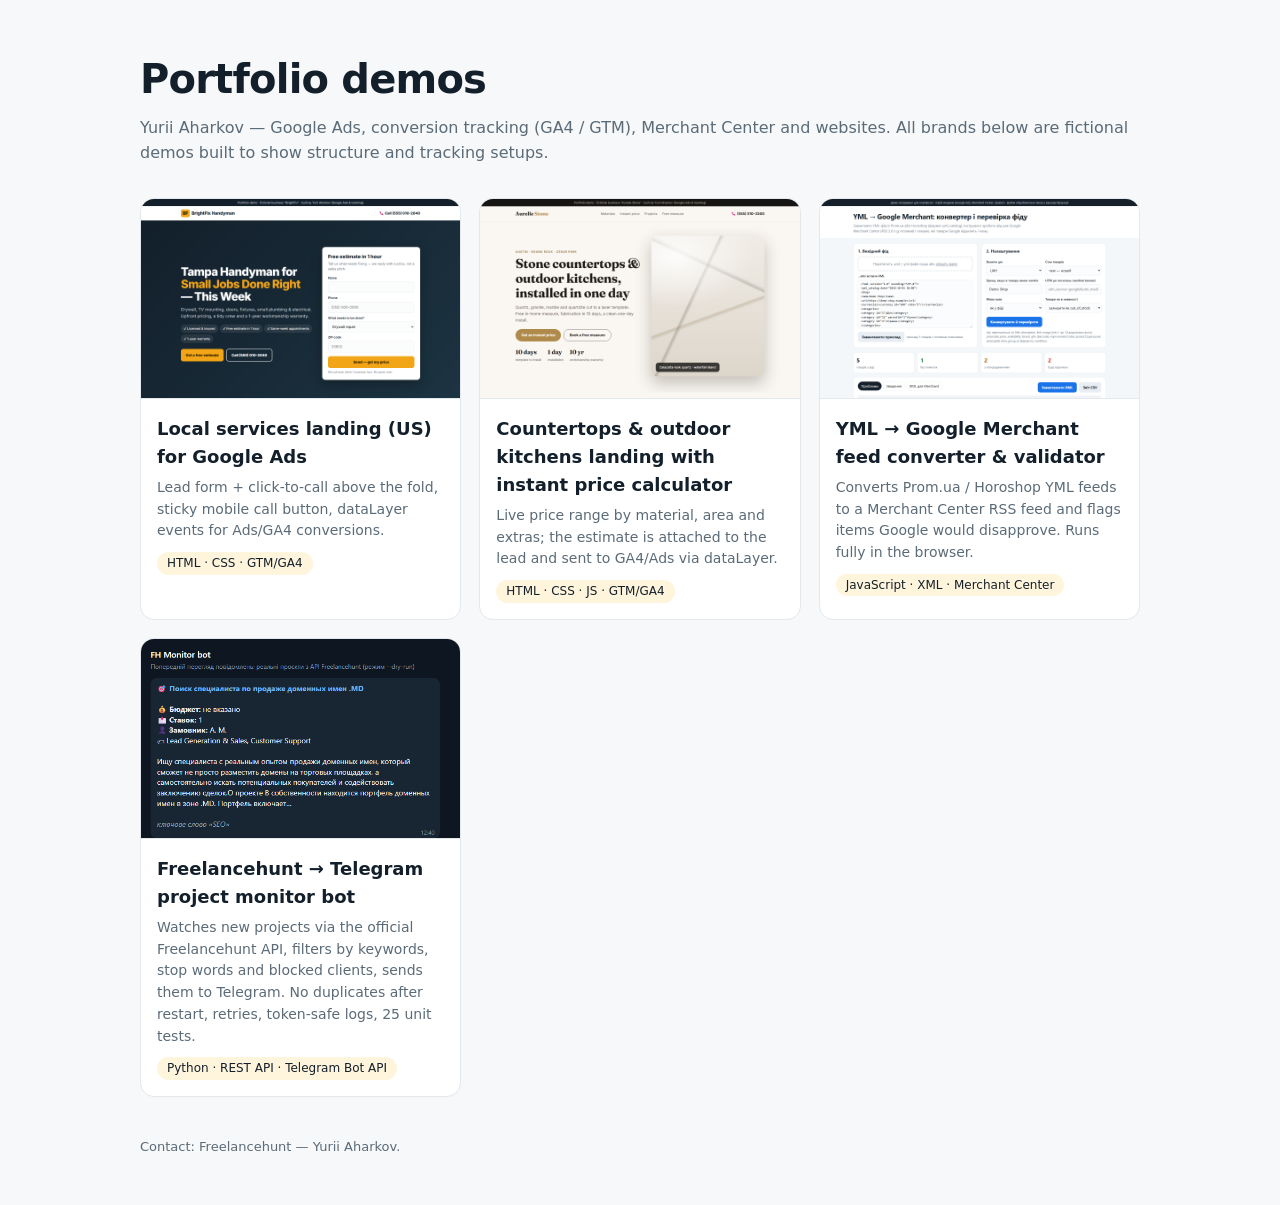
<file: index.html>
<!doctype html>
<html lang="en">
<head>
<meta charset="utf-8">
<meta name="viewport" content="width=device-width, initial-scale=1">
<title>Yurii Aharkov — Portfolio Demos</title>
<meta name="description" content="Demo landing pages and tools by Yurii Aharkov: Google Ads, conversion tracking (GA4/GTM), Merchant Center, websites.">
<style>
  :root { --ink:#13202b; --muted:#5b6b78; --line:#e3e8ec; --bg:#f6f8f9; --brand:#f2a516; }
  body { margin:0; font-family: system-ui, -apple-system, Segoe UI, Roboto, sans-serif; color:var(--ink); background:var(--bg); line-height:1.55; }
  .wrap { max-width: 1000px; margin: 0 auto; padding: 48px 20px; }
  h1 { margin:0 0 6px; font-size: clamp(28px,4vw,40px); letter-spacing:-.02em; }
  p.sub { color:var(--muted); margin:0 0 32px; }
  .grid { display:grid; grid-template-columns: repeat(auto-fill, minmax(280px,1fr)); gap:18px; }
  a.card { display:block; background:#fff; border:1px solid var(--line); border-radius:14px; overflow:hidden; text-decoration:none; color:inherit; }
  a.card:hover { border-color: var(--brand); }
  a.card img { width:100%; display:block; aspect-ratio: 16/10; object-fit: cover; object-position: top; border-bottom:1px solid var(--line); }
  a.card div { padding: 16px; }
  a.card h2 { margin:0 0 6px; font-size:18px; }
  a.card p { margin:0; color:var(--muted); font-size:14px; }
  .tag { display:inline-block; font-size:12px; background:#fff4dc; border-radius:999px; padding:2px 10px; margin-top:10px; }
  footer { color:var(--muted); font-size:13px; margin-top:40px; }
</style>
</head>
<body>
<div class="wrap">
  <h1>Portfolio demos</h1>
  <p class="sub">Yurii Aharkov — Google Ads, conversion tracking (GA4 / GTM), Merchant Center and websites. All brands below are fictional demos built to show structure and tracking setups.</p>
  <div class="grid">
    <a class="card" href="handyman/">
      <img src="handyman/shot-desktop-hero.png" alt="Handyman landing page demo">
      <div><h2>Local services landing (US) for Google Ads</h2><p>Lead form + click-to-call above the fold, sticky mobile call button, dataLayer events for Ads/GA4 conversions.</p><span class="tag">HTML · CSS · GTM/GA4</span></div>
    </a>
    <a class="card" href="countertops/">
      <img src="countertops/shot-desktop-hero.png" alt="Countertops landing page demo">
      <div><h2>Countertops &amp; outdoor kitchens landing with instant price calculator</h2><p>Live price range by material, area and extras; the estimate is attached to the lead and sent to GA4/Ads via dataLayer.</p><span class="tag">HTML · CSS · JS · GTM/GA4</span></div>
    </a>
    <a class="card" href="feed-converter/?demo=1">
      <img src="feed-converter/shot-results.png" alt="YML to Google Merchant feed converter">
      <div><h2>YML → Google Merchant feed converter &amp; validator</h2><p>Converts Prom.ua / Horoshop YML feeds to a Merchant Center RSS feed and flags items Google would disapprove. Runs fully in the browser.</p><span class="tag">JavaScript · XML · Merchant Center</span></div>
    </a>
    <a class="card" href="https://github.com/h3yskill-boop/portfolio/tree/main/freelancehunt-bot">
      <img src="freelancehunt-bot/docs/telegram-preview.png" alt="Freelancehunt to Telegram bot message preview">
      <div><h2>Freelancehunt → Telegram project monitor bot</h2><p>Watches new projects via the official Freelancehunt API, filters by keywords, stop words and blocked clients, sends them to Telegram. No duplicates after restart, retries, token-safe logs, 25 unit tests.</p><span class="tag">Python · REST API · Telegram Bot API</span></div>
    </a>
  </div>
  <footer>Contact: Freelancehunt — Yurii Aharkov.</footer>
</div>
</body>
</html>
</file>
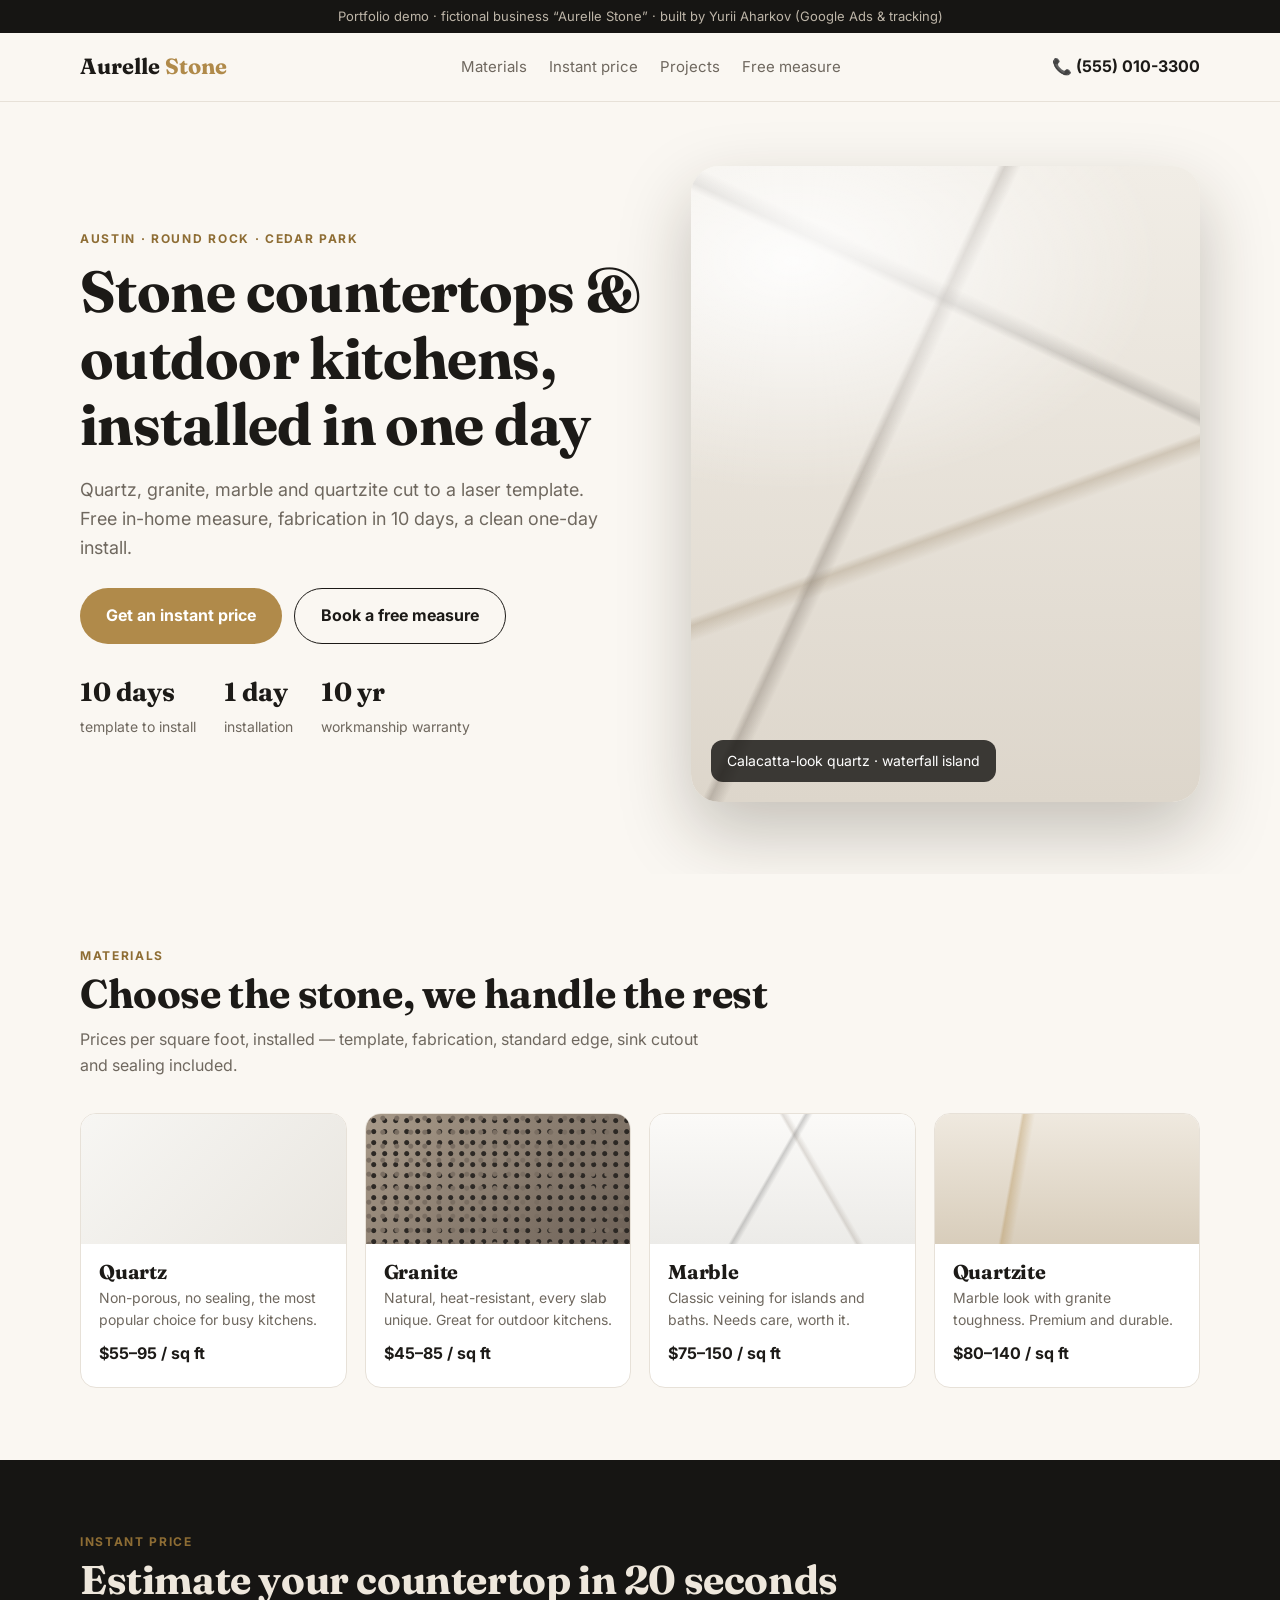
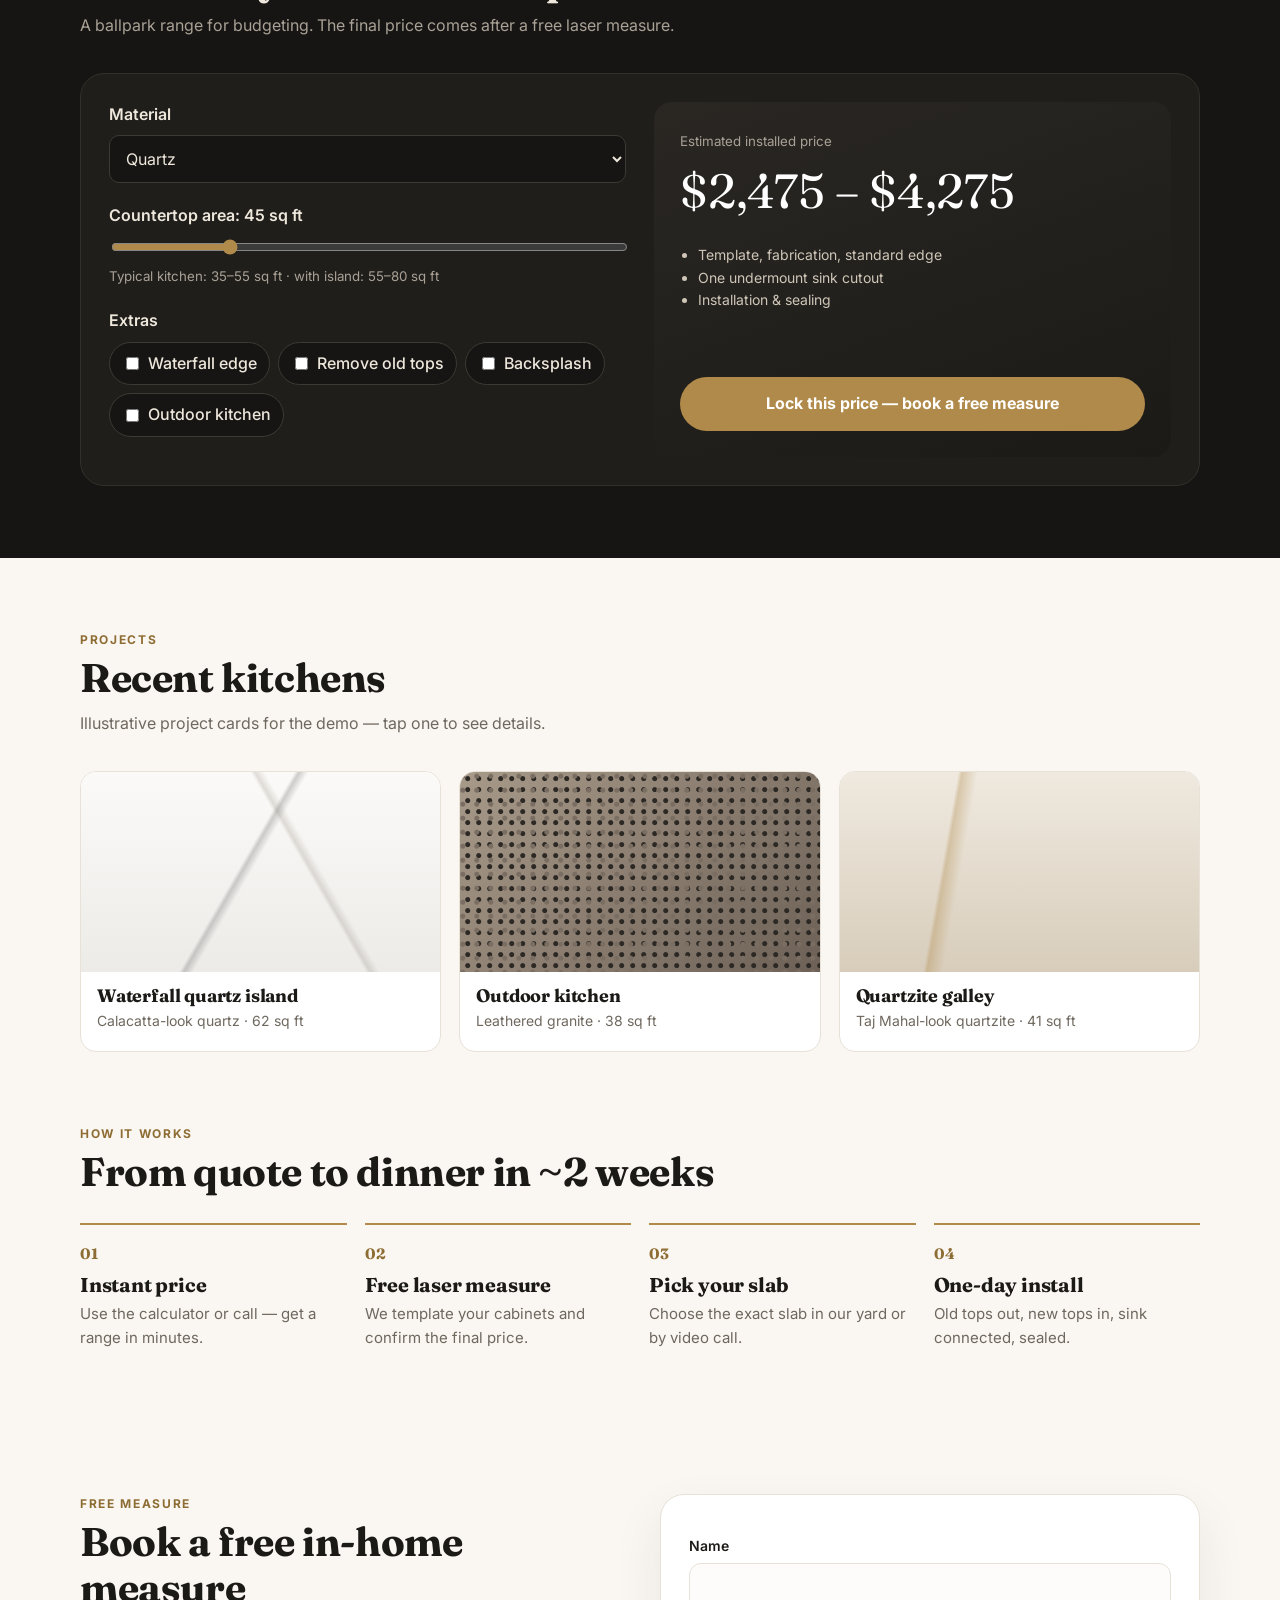
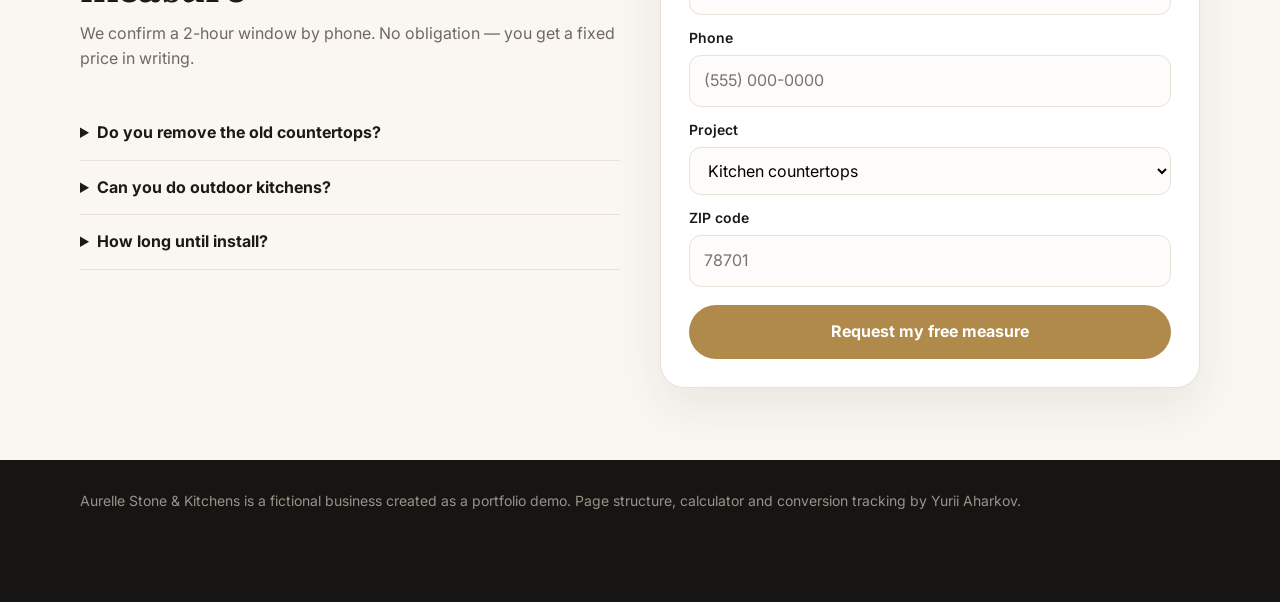
<file: countertops/index.html>
<!doctype html>
<html lang="en">
<head>
<meta charset="utf-8">
<meta name="viewport" content="width=device-width, initial-scale=1">
<title>Quartz, Granite &amp; Marble Countertops in Austin, TX | Aurelle Stone (Demo)</title>
<meta name="description" content="Custom countertops and outdoor kitchens in Austin, TX. Free in-home measure, fabrication in 10 days, installation in one day. Get an instant price estimate.">
<link rel="preconnect" href="https://fonts.googleapis.com">
<link rel="preconnect" href="https://fonts.gstatic.com" crossorigin>
<link href="https://fonts.googleapis.com/css2?family=Fraunces:opsz,wght@9..144,600;9..144,700&family=Inter:wght@400;600;700&display=swap" rel="stylesheet">
<!--
  DEMO PROJECT (portfolio). "Aurelle Stone" is a fictional brand; 555-010 numbers are fictional.
  dataLayer events for GTM -> Google Ads / GA4:
    quote_calculated   (calculator used: material, sqft, price range)
    lead_form_submit   (measure request sent)          -> Ads "Lead" conversion
    click_to_call      (tel: link)                     -> Ads "Phone call from website"
    gallery_open       (project card opened)           -> engagement signal
-->
<script>window.dataLayer = window.dataLayer || [];</script>
<script type="application/ld+json">
{"@context":"https://schema.org","@type":"HomeAndConstructionBusiness","name":"Aurelle Stone & Kitchens (Demo)","telephone":"+1-555-010-3300","areaServed":["Austin","Round Rock","Cedar Park","Georgetown","Pflugerville"],"address":{"@type":"PostalAddress","addressLocality":"Austin","addressRegion":"TX","addressCountry":"US"}}
</script>
<style>
  :root { --ink:#1c1a17; --muted:#6f685f; --line:#e7e1d8; --bg:#faf7f2; --card:#fff; --gold:#b08a4a; --gold-d:#8e6d34; --dark:#161513; --radius:16px; }
  * { box-sizing:border-box; }
  html { scroll-behavior:smooth; }
  a { color:inherit; }
  body { margin:0; font-family:Inter, system-ui, sans-serif; color:var(--ink); background:var(--bg); line-height:1.6; }
  h1, h2, h3 { font-family:Fraunces, Georgia, serif; letter-spacing:-.01em; line-height:1.15; }
  .wrap { max-width:1160px; margin:0 auto; padding:0 20px; }
  .demo-bar { background:var(--dark); color:#bdb5a8; font-size:13px; text-align:center; padding:6px 12px; }
  header.top { position:sticky; top:0; z-index:10; background:rgba(250,247,242,.94); backdrop-filter:blur(8px); border-bottom:1px solid var(--line); }
  header.top .wrap { display:flex; align-items:center; justify-content:space-between; height:68px; gap:16px; }
  .logo { font-family:Fraunces, serif; font-size:22px; font-weight:700; text-decoration:none; }
  .logo span { color:var(--gold); }
  nav a { margin-left:22px; text-decoration:none; color:var(--muted); font-size:15px; }
  nav a:hover { color:var(--ink); }
  .call { font-weight:700; text-decoration:none; white-space:nowrap; }
  .btn { display:inline-flex; align-items:center; justify-content:center; border:0; border-radius:999px; padding:14px 26px; font:inherit; font-weight:700; cursor:pointer; text-decoration:none; }
  .btn-gold { background:var(--gold); color:#fff; } .btn-gold:hover { background:var(--gold-d); }
  .btn-line { border:1.5px solid var(--ink); color:var(--ink); background:transparent; }
  .hero { position:relative; overflow:hidden; }
  .hero .wrap { display:grid; grid-template-columns:1.05fr .95fr; gap:48px; align-items:center; padding:64px 20px 72px; }
  .eyebrow { text-transform:uppercase; letter-spacing:.14em; font-size:12px; color:var(--gold-d); font-weight:700; }
  .hero h1 { font-size:clamp(34px,4.6vw,58px); margin:10px 0 18px; }
  .hero p.lead { font-size:18px; color:var(--muted); margin:0 0 26px; max-width:540px; }
  .hero .ctas { display:flex; gap:12px; flex-wrap:wrap; margin-bottom:28px; }
  .facts { display:flex; gap:28px; flex-wrap:wrap; margin:0; padding:0; list-style:none; }
  .facts b { display:block; font-family:Fraunces, serif; font-size:26px; }
  .facts span { color:var(--muted); font-size:14px; }
  .slab { aspect-ratio:4/5; border-radius:28px; position:relative; overflow:hidden; box-shadow:0 30px 70px rgba(40,30,15,.25);
    background:
      radial-gradient(120% 60% at 20% 15%, rgba(255,255,255,.9), transparent 60%),
      linear-gradient(115deg, transparent 38%, rgba(120,110,100,.35) 39%, transparent 41%),
      linear-gradient(160deg, transparent 55%, rgba(150,130,100,.3) 56%, transparent 58%),
      linear-gradient(25deg, transparent 70%, rgba(90,85,80,.25) 71%, transparent 73%),
      linear-gradient(180deg, #f1ede6, #ddd6cb); }
  .slab .tag { position:absolute; left:20px; bottom:20px; background:rgba(22,21,19,.82); color:#fff; padding:10px 16px; border-radius:12px; font-size:14px; }
  section { padding:72px 0; }
  .t { font-size:clamp(28px,3.2vw,40px); margin:6px 0 10px; }
  .sub { color:var(--muted); max-width:620px; margin:0 0 34px; }
  .materials { display:grid; grid-template-columns:repeat(4,1fr); gap:18px; }
  .mat { background:var(--card); border:1px solid var(--line); border-radius:var(--radius); overflow:hidden; }
  .swatch { height:130px; }
  .sw-quartz { background:linear-gradient(135deg,#f7f6f3,#e9e6e0); }
  .sw-granite { background:radial-gradient(circle at 20% 30%,#7a6e62 2px,transparent 3px) 0 0/14px 14px, radial-gradient(circle at 70% 60%,#2c2824 2px,transparent 3px) 0 0/11px 11px, linear-gradient(135deg,#a89a89,#6d6157); }
  .sw-marble { background:linear-gradient(120deg,transparent 45%,rgba(120,120,120,.35) 46%,transparent 48%), linear-gradient(60deg,transparent 60%,rgba(160,150,140,.3) 61%,transparent 63%), linear-gradient(180deg,#fbfaf8,#ecebe8); }
  .sw-quartzite { background:linear-gradient(100deg,transparent 30%,rgba(176,138,74,.35) 31%,transparent 35%), linear-gradient(180deg,#efe9df,#d8cdbb); }
  .mat div.b { padding:16px 18px 20px; }
  .mat h3 { margin:0 0 4px; font-size:20px; }
  .mat p { margin:0; color:var(--muted); font-size:14px; }
  .mat .price { margin-top:10px; font-weight:700; }
  .calc-sec { background:var(--dark); color:#eee7dc; }
  .calc-sec .sub { color:#a9a196; }
  .calc { display:grid; grid-template-columns:1fr 1fr; gap:28px; background:#201e1b; border:1px solid #33302b; border-radius:24px; padding:28px; }
  .calc label { display:block; font-weight:600; margin:0 0 8px; }
  .calc .row { margin-bottom:20px; }
  .calc input[type=range] { width:100%; accent-color:var(--gold); }
  .calc select, .calc input[type=number] { width:100%; padding:12px; border-radius:10px; border:1px solid #3d3a34; background:#161513; color:#eee7dc; font:inherit; }
  .chips { display:flex; gap:8px; flex-wrap:wrap; }
  .chips label { font-weight:500; margin:0; display:flex; align-items:center; gap:6px; background:#161513; border:1px solid #3d3a34; padding:8px 12px; border-radius:999px; cursor:pointer; }
  .result { background:linear-gradient(160deg,#2a2723,#1b1a17); border-radius:18px; padding:26px; display:flex; flex-direction:column; justify-content:space-between; }
  .result .rng { font-family:Fraunces, serif; font-size:clamp(34px,4vw,48px); color:#fff; }
  .result small { color:#a9a196; }
  .result ul { padding-left:18px; color:#cfc6b8; font-size:14px; }
  .projects { display:grid; grid-template-columns:repeat(3,1fr); gap:18px; }
  .proj { border-radius:var(--radius); overflow:hidden; background:var(--card); border:1px solid var(--line); cursor:pointer; text-align:left; padding:0; font:inherit; color:inherit; }
  .proj .img { height:200px; }
  .proj div.b { padding:14px 16px 18px; }
  .proj h3 { margin:0 0 4px; font-size:18px; }
  .proj p { margin:0; color:var(--muted); font-size:14px; }
  .steps { display:grid; grid-template-columns:repeat(4,1fr); gap:18px; }
  .step { border-top:2px solid var(--gold); padding-top:16px; }
  .step b { font-family:Fraunces, serif; color:var(--gold-d); font-size:15px; }
  .step h3 { margin:6px 0; font-size:20px; }
  .step p { margin:0; color:var(--muted); font-size:15px; }
  .lead-sec .wrap { display:grid; grid-template-columns:1fr 1fr; gap:40px; align-items:start; }
  form.card { background:var(--card); border:1px solid var(--line); border-radius:24px; padding:28px; box-shadow:0 20px 50px rgba(40,30,15,.08); }
  form.card label { display:block; font-weight:600; font-size:14px; margin:12px 0 6px; }
  form.card input, form.card select, form.card textarea { width:100%; padding:12px 14px; border:1px solid var(--line); border-radius:12px; font:inherit; background:#fdfcfa; }
  form.card .btn { width:100%; margin-top:18px; }
  .ok { display:none; margin-top:14px; background:#f3ecdf; border-radius:12px; padding:14px; color:var(--gold-d); font-weight:600; }
  details { border-bottom:1px solid var(--line); padding:14px 0; }
  summary { font-weight:700; cursor:pointer; }
  details p { color:var(--muted); margin:8px 0 0; }
  footer { background:var(--dark); color:#9a9286; font-size:14px; padding:30px 0 90px; }
  dialog { border:0; border-radius:20px; padding:0; max-width:560px; width:92vw; }
  dialog .img { height:280px; }
  dialog .b { padding:20px 22px; }
  dialog::backdrop { background:rgba(0,0,0,.55); }
  .sticky { position:fixed; left:12px; right:12px; bottom:12px; display:none; gap:10px; z-index:20; }
  .sticky .btn { flex:1; box-shadow:0 10px 30px rgba(0,0,0,.25); }
  @media (max-width:960px) {
    nav { display:none; }
    .hero .wrap, .calc, .lead-sec .wrap { grid-template-columns:1fr; }
    .materials, .steps { grid-template-columns:1fr 1fr; }
    .projects { grid-template-columns:1fr 1fr; }
    .slab { aspect-ratio:16/10; }
    .sticky { display:flex; }
  }
  @media (max-width:560px) {
    .materials, .steps, .projects { grid-template-columns:1fr; }
    .call span { display:none; }
    section { padding:52px 0; }
    .calc { padding:18px; }
  }
</style>
</head>
<body>
<div class="demo-bar">Portfolio demo · fictional business “Aurelle Stone” · built by Yurii Aharkov (Google Ads &amp; tracking)</div>
<header class="top">
  <div class="wrap">
    <a class="logo" href="#">Aurelle <span>Stone</span></a>
    <nav><a href="#materials">Materials</a><a href="#price">Instant price</a><a href="#projects">Projects</a><a href="#measure">Free measure</a></nav>
    <a class="call" href="tel:+15550103300" data-track="click_to_call">📞 <span>(555) 010-3300</span></a>
  </div>
</header>

<main>
  <section class="hero" style="padding:0">
    <div class="wrap">
      <div>
        <div class="eyebrow">Austin · Round Rock · Cedar Park</div>
        <h1>Stone countertops &amp; outdoor kitchens, installed in one day</h1>
        <p class="lead">Quartz, granite, marble and quartzite cut to a laser template. Free in-home measure, fabrication in 10 days, a clean one-day install.</p>
        <div class="ctas">
          <a class="btn btn-gold" href="#price" data-track="cta_click" data-cta="hero_price">Get an instant price</a>
          <a class="btn btn-line" href="#measure" data-track="cta_click" data-cta="hero_measure">Book a free measure</a>
        </div>
        <ul class="facts">
          <li><b>10 days</b><span>template to install</span></li>
          <li><b>1 day</b><span>installation</span></li>
          <li><b>10 yr</b><span>workmanship warranty</span></li>
        </ul>
      </div>
      <div class="slab"><div class="tag">Calacatta-look quartz · waterfall island</div></div>
    </div>
  </section>

  <section id="materials">
    <div class="wrap">
      <div class="eyebrow">Materials</div>
      <h2 class="t">Choose the stone, we handle the rest</h2>
      <p class="sub">Prices per square foot, installed — template, fabrication, standard edge, sink cutout and sealing included.</p>
      <div class="materials">
        <div class="mat"><div class="swatch sw-quartz"></div><div class="b"><h3>Quartz</h3><p>Non-porous, no sealing, the most popular choice for busy kitchens.</p><div class="price">$55–95 / sq ft</div></div></div>
        <div class="mat"><div class="swatch sw-granite"></div><div class="b"><h3>Granite</h3><p>Natural, heat-resistant, every slab unique. Great for outdoor kitchens.</p><div class="price">$45–85 / sq ft</div></div></div>
        <div class="mat"><div class="swatch sw-marble"></div><div class="b"><h3>Marble</h3><p>Classic veining for islands and baths. Needs care, worth it.</p><div class="price">$75–150 / sq ft</div></div></div>
        <div class="mat"><div class="swatch sw-quartzite"></div><div class="b"><h3>Quartzite</h3><p>Marble look with granite toughness. Premium and durable.</p><div class="price">$80–140 / sq ft</div></div></div>
      </div>
    </div>
  </section>

  <section id="price" class="calc-sec">
    <div class="wrap">
      <div class="eyebrow">Instant price</div>
      <h2 class="t">Estimate your countertop in 20 seconds</h2>
      <p class="sub">A ballpark range for budgeting. The final price comes after a free laser measure.</p>
      <div class="calc">
        <div>
          <div class="row"><label for="material">Material</label>
            <select id="material">
              <option value="quartz" data-min="55" data-max="95">Quartz</option>
              <option value="granite" data-min="45" data-max="85">Granite</option>
              <option value="marble" data-min="75" data-max="150">Marble</option>
              <option value="quartzite" data-min="80" data-max="140">Quartzite</option>
            </select></div>
          <div class="row"><label for="sqft">Countertop area: <span id="sqftOut">45</span> sq ft</label>
            <input id="sqft" type="range" min="15" max="150" step="5" value="45">
            <small style="color:#a9a196">Typical kitchen: 35–55 sq ft · with island: 55–80 sq ft</small></div>
          <div class="row"><label>Extras</label>
            <div class="chips">
              <label><input type="checkbox" value="350" data-name="Waterfall edge"> Waterfall edge</label>
              <label><input type="checkbox" value="250" data-name="Removal of old tops"> Remove old tops</label>
              <label><input type="checkbox" value="180" data-name="Full-height backsplash" data-sqft="1"> Backsplash</label>
              <label><input type="checkbox" value="600" data-name="Outdoor kitchen package"> Outdoor kitchen</label>
            </div></div>
        </div>
        <div class="result">
          <div><small>Estimated installed price</small>
            <div class="rng" id="range">$2,475 – $4,275</div>
            <ul id="incl"><li>Template, fabrication, standard edge</li><li>One undermount sink cutout</li><li>Installation &amp; sealing</li></ul></div>
          <a class="btn btn-gold" href="#measure" id="calcCta" data-track="cta_click" data-cta="calc_measure">Lock this price — book a free measure</a>
        </div>
      </div>
    </div>
  </section>

  <section id="projects">
    <div class="wrap">
      <div class="eyebrow">Projects</div>
      <h2 class="t">Recent kitchens</h2>
      <p class="sub">Illustrative project cards for the demo — tap one to see details.</p>
      <div class="projects">
        <button class="proj" data-title="Waterfall quartz island" data-text="62 sq ft of Calacatta-look quartz, 2 waterfall ends, mitered edges. Templated Monday, installed 9 days later." data-cls="sw-marble"><div class="img sw-marble"></div><div class="b"><h3>Waterfall quartz island</h3><p>Calacatta-look quartz · 62 sq ft</p></div></button>
        <button class="proj" data-title="Outdoor kitchen, granite" data-text="Granite top for a 14 ft outdoor kitchen with grill and sink cutouts, sealed for Texas sun." data-cls="sw-granite"><div class="img sw-granite"></div><div class="b"><h3>Outdoor kitchen</h3><p>Leathered granite · 38 sq ft</p></div></button>
        <button class="proj" data-title="Warm quartzite galley" data-text="Galley kitchen in warm quartzite with a full-height backsplash behind the range." data-cls="sw-quartzite"><div class="img sw-quartzite"></div><div class="b"><h3>Quartzite galley</h3><p>Taj Mahal-look quartzite · 41 sq ft</p></div></button>
      </div>
    </div>
  </section>

  <section style="padding-top:0">
    <div class="wrap">
      <div class="eyebrow">How it works</div>
      <h2 class="t">From quote to dinner in ~2 weeks</h2>
      <div class="steps" style="margin-top:28px">
        <div class="step"><b>01</b><h3>Instant price</h3><p>Use the calculator or call — get a range in minutes.</p></div>
        <div class="step"><b>02</b><h3>Free laser measure</h3><p>We template your cabinets and confirm the final price.</p></div>
        <div class="step"><b>03</b><h3>Pick your slab</h3><p>Choose the exact slab in our yard or by video call.</p></div>
        <div class="step"><b>04</b><h3>One-day install</h3><p>Old tops out, new tops in, sink connected, sealed.</p></div>
      </div>
    </div>
  </section>

  <section id="measure" class="lead-sec">
    <div class="wrap">
      <div>
        <div class="eyebrow">Free measure</div>
        <h2 class="t">Book a free in-home measure</h2>
        <p class="sub">We confirm a 2-hour window by phone. No obligation — you get a fixed price in writing.</p>
        <details><summary>Do you remove the old countertops?</summary><p>Yes — removal and disposal is an add-on, priced in the calculator.</p></details>
        <details><summary>Can you do outdoor kitchens?</summary><p>Yes, granite and quartzite tops for outdoor kitchens, sealed for UV and heat.</p></details>
        <details><summary>How long until install?</summary><p>Usually 10 days from template to install; rush slots are available.</p></details>
      </div>
      <form class="card" id="leadForm" novalidate>
        <label for="fname">Name</label><input id="fname" name="fname" autocomplete="name" required>
        <label for="fphone">Phone</label><input id="fphone" name="fphone" type="tel" autocomplete="tel" required placeholder="(555) 000-0000">
        <label for="fproject">Project</label>
        <select id="fproject" name="fproject"><option>Kitchen countertops</option><option>Kitchen + island</option><option>Outdoor kitchen</option><option>Bathroom vanity</option></select>
        <label for="fzip">ZIP code</label><input id="fzip" name="fzip" inputmode="numeric" maxlength="5" placeholder="78701">
        <input type="hidden" id="fest" name="estimate">
        <button class="btn btn-gold" type="submit">Request my free measure</button>
        <div class="ok" id="ok">Thank you! In the demo nothing is sent — on a live site this fires the <b>lead_form_submit</b> conversion (with the calculator estimate attached).</div>
      </form>
    </div>
  </section>
</main>

<footer><div class="wrap">Aurelle Stone &amp; Kitchens is a fictional business created as a portfolio demo. Page structure, calculator and conversion tracking by Yurii Aharkov.</div></footer>

<div class="sticky"><a class="btn btn-gold" href="#price" data-track="cta_click" data-cta="sticky_price">Instant price</a><a class="btn btn-line" style="background:#fff" href="tel:+15550103300" data-track="click_to_call">Call</a></div>

<dialog id="dlg"><div class="img" id="dlgImg"></div><div class="b"><h3 id="dlgTitle"></h3><p id="dlgText" style="color:#6f685f"></p><button class="btn btn-line" onclick="this.closest('dialog').close()">Close</button></div></dialog>

<script>
(function () {
  var $ = function (id) { return document.getElementById(id); };
  var fmt = function (n) { return '$' + (Math.round(n / 25) * 25).toLocaleString('en-US'); };
  var material = $('material'), sqft = $('sqft'), extras = document.querySelectorAll('.chips input');
  var lastEstimate = '', calcTimer = null;

  function calc() {
    var opt = material.options[material.selectedIndex], area = +sqft.value;
    var min = area * +opt.dataset.min, max = area * +opt.dataset.max, items = [];
    extras.forEach(function (x) {
      if (!x.checked) return;
      var add = +x.value * (x.dataset.sqft ? area / 30 : 1);
      min += add; max += add; items.push(x.dataset.name);
    });
    $('sqftOut').textContent = area;
    $('range').textContent = fmt(min) + ' – ' + fmt(max);
    $('incl').innerHTML = '<li>Template, fabrication, standard edge</li><li>One undermount sink cutout</li><li>Installation &amp; sealing</li>' +
      items.map(function (i) { return '<li>' + i + '</li>'; }).join('');
    lastEstimate = opt.value + ', ' + area + ' sq ft, ' + fmt(min) + '-' + fmt(max);
    $('fest').value = lastEstimate;
    // debounce analytics: one event after the user stops moving the slider
    clearTimeout(calcTimer);
    calcTimer = setTimeout(function () {
      window.dataLayer.push({ event: 'quote_calculated', material: opt.value, sqft: area, price_min: Math.round(min), price_max: Math.round(max) });
    }, 800);
  }
  [material, sqft].forEach(function (el) { el.addEventListener('input', calc); });
  extras.forEach(function (el) { el.addEventListener('change', calc); });
  calc();

  document.querySelectorAll('[data-track]').forEach(function (el) {
    el.addEventListener('click', function () { window.dataLayer.push({ event: el.dataset.track, cta: el.dataset.cta || null }); });
  });

  document.querySelectorAll('.proj').forEach(function (card) {
    card.addEventListener('click', function () {
      $('dlgTitle').textContent = card.dataset.title;
      $('dlgText').textContent = card.dataset.text;
      $('dlgImg').className = 'img ' + card.dataset.cls;
      $('dlg').showModal();
      window.dataLayer.push({ event: 'gallery_open', project: card.dataset.title });
    });
  });

  $('leadForm').addEventListener('submit', function (e) {
    e.preventDefault();
    var f = e.target, phone = f.fphone.value.replace(/\D/g, '');
    if (!f.fname.value.trim()) return f.fname.focus();
    if (phone.length < 10) return f.fphone.focus();
    window.dataLayer.push({ event: 'lead_form_submit', form_id: 'measure', project: f.fproject.value, estimate: lastEstimate });
    $('ok').style.display = 'block';
    f.querySelector('button').disabled = true;
  });
})();
</script>
</body>
</html>
</file>
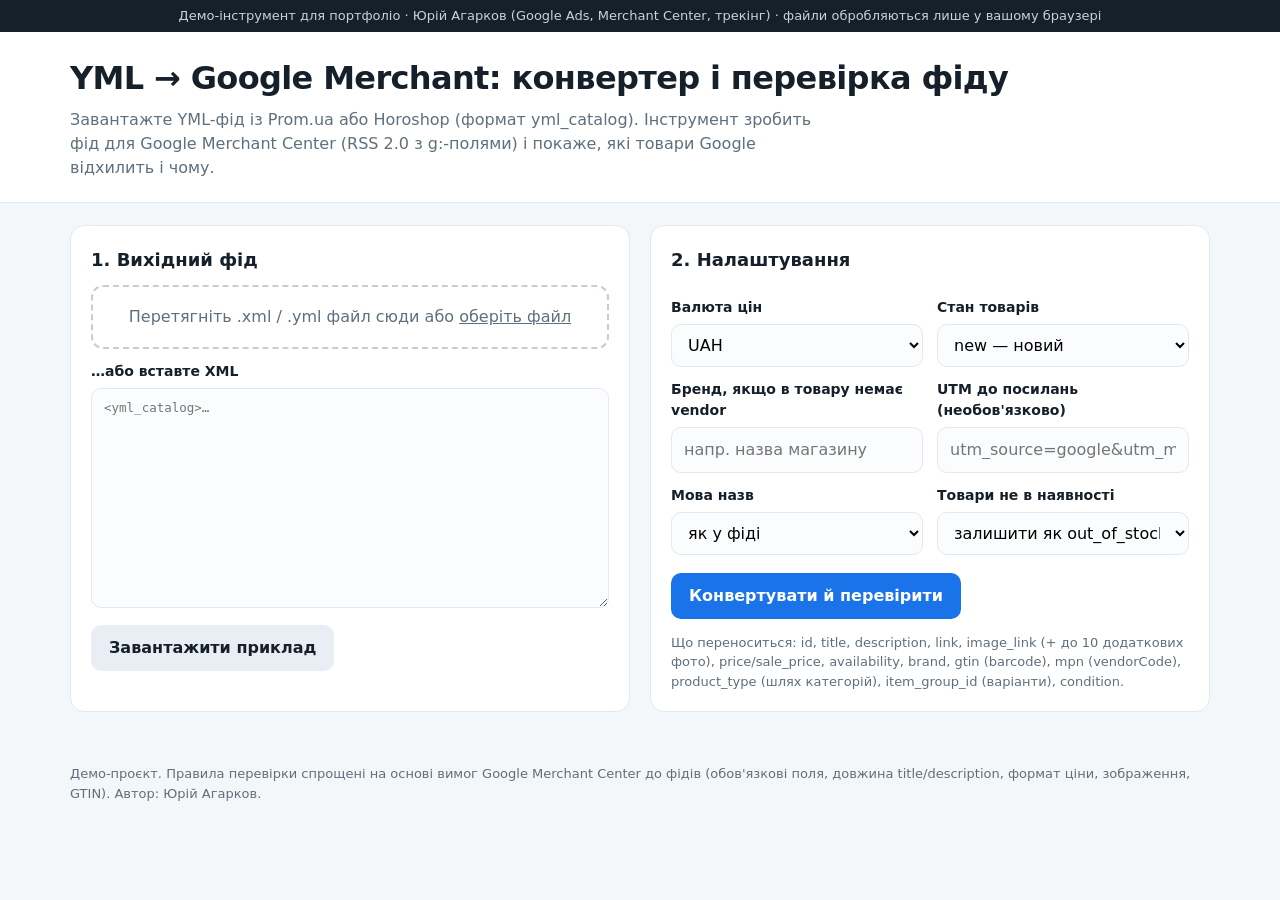
<file: feed-converter/index.html>
<!doctype html>
<html lang="uk">
<head>
<meta charset="utf-8">
<meta name="viewport" content="width=device-width, initial-scale=1">
<title>YML → Google Merchant: конвертер фідів Prom / Horoshop (демо)</title>
<meta name="description" content="Перетворює YML-фід Prom.ua / Horoshop у фід Google Merchant Center (RSS 2.0) і показує помилки, через які товари відхилять. Усе працює в браузері.">
<style>
  :root { --ink:#16202a; --muted:#5f6f7c; --line:#e2e8ed; --bg:#f4f7f9; --card:#fff; --blue:#1a73e8; --green:#188038; --red:#d93025; --amber:#b06000; --radius:14px; }
  * { box-sizing:border-box; }
  body { margin:0; font-family:system-ui, -apple-system, Segoe UI, Roboto, sans-serif; color:var(--ink); background:var(--bg); line-height:1.5; }
  .wrap { max-width:1180px; margin:0 auto; padding:0 20px; }
  .demo-bar { background:#16202a; color:#c7d2da; font-size:13px; text-align:center; padding:6px 12px; }
  header { background:var(--card); border-bottom:1px solid var(--line); }
  header .wrap { padding:22px 20px; }
  h1 { margin:0 0 6px; font-size:clamp(24px,3vw,32px); letter-spacing:-.02em; }
  header p { margin:0; color:var(--muted); max-width:760px; }
  .grid2 { display:grid; grid-template-columns:1fr 1fr; gap:20px; margin:22px 0; }
  .card { background:var(--card); border:1px solid var(--line); border-radius:var(--radius); padding:20px; }
  .card h2 { margin:0 0 12px; font-size:18px; }
  label.lbl { display:block; font-weight:600; font-size:14px; margin:12px 0 6px; }
  input[type=text], input[type=url], select, textarea { width:100%; font:inherit; padding:10px 12px; border:1px solid var(--line); border-radius:10px; background:#fbfcfd; }
  textarea { font-family:ui-monospace, Consolas, monospace; font-size:12.5px; height:220px; resize:vertical; }
  .drop { border:2px dashed #c3ced6; border-radius:12px; padding:18px; text-align:center; color:var(--muted); cursor:pointer; }
  .drop.over { border-color:var(--blue); background:#eef4fe; }
  .row { display:flex; gap:10px; flex-wrap:wrap; align-items:center; }
  .btn { border:0; border-radius:10px; padding:11px 18px; font:inherit; font-weight:700; cursor:pointer; }
  .btn-blue { background:var(--blue); color:#fff; } .btn-blue:disabled { opacity:.5; cursor:default; }
  .btn-light { background:#e8eef3; color:var(--ink); }
  .opts { display:grid; grid-template-columns:1fr 1fr; gap:0 14px; }
  .stats { display:grid; grid-template-columns:repeat(4,1fr); gap:12px; margin:0 0 18px; }
  .stat { background:var(--card); border:1px solid var(--line); border-radius:12px; padding:14px; }
  .stat b { display:block; font-size:26px; }
  .stat span { color:var(--muted); font-size:13px; }
  .ok b { color:var(--green); } .warn b { color:var(--amber); } .err b { color:var(--red); }
  table { width:100%; border-collapse:collapse; font-size:14px; }
  th, td { text-align:left; padding:9px 10px; border-bottom:1px solid var(--line); vertical-align:top; }
  th { background:#f0f4f7; font-size:13px; }
  .pill { display:inline-block; font-size:12px; font-weight:700; border-radius:999px; padding:2px 9px; }
  .p-err { background:#fce8e6; color:var(--red); } .p-warn { background:#fef0d9; color:var(--amber); } .p-ok { background:#e6f4ea; color:var(--green); }
  .tabs { display:flex; gap:6px; margin-bottom:12px; }
  .tabs button { border:1px solid var(--line); background:var(--card); border-radius:999px; padding:7px 14px; font:inherit; cursor:pointer; }
  .tabs button.on { background:var(--ink); color:#fff; border-color:var(--ink); }
  pre { background:#0f1720; color:#d6e2ea; border-radius:12px; padding:16px; overflow:auto; max-height:420px; font-size:12.5px; }
  .hidden { display:none; }
  .scroll { overflow:auto; max-height:460px; }
  footer { color:var(--muted); font-size:13px; padding:30px 0; }
  @media (max-width:900px) { .grid2, .opts { grid-template-columns:1fr; } .stats { grid-template-columns:1fr 1fr; } }
</style>
</head>
<body>
<div class="demo-bar">Демо-інструмент для портфоліо · Юрій Агарков (Google Ads, Merchant Center, трекінг) · файли обробляються лише у вашому браузері</div>
<header><div class="wrap">
  <h1>YML → Google Merchant: конвертер і перевірка фіду</h1>
  <p>Завантажте YML-фід із Prom.ua або Horoshop (формат yml_catalog). Інструмент зробить фід для Google Merchant Center (RSS 2.0 з g:-полями) і покаже, які товари Google відхилить і чому.</p>
</div></header>

<main class="wrap">
  <div class="grid2">
    <section class="card">
      <h2>1. Вихідний фід</h2>
      <div class="drop" id="drop">Перетягніть .xml / .yml файл сюди або <u>оберіть файл</u><input type="file" id="file" accept=".xml,.yml,text/xml" hidden></div>
      <label class="lbl" for="src">…або вставте XML</label>
      <textarea id="src" spellcheck="false" placeholder="&lt;yml_catalog&gt;…"></textarea>
      <div class="row" style="margin-top:10px">
        <button class="btn btn-light" id="sample">Завантажити приклад</button>
        <span id="srcInfo" style="color:var(--muted);font-size:13px"></span>
      </div>
    </section>
    <section class="card">
      <h2>2. Налаштування</h2>
      <div class="opts">
        <div><label class="lbl" for="currency">Валюта цін</label>
          <select id="currency"><option>UAH</option><option>EUR</option><option>USD</option><option>PLN</option></select></div>
        <div><label class="lbl" for="condition">Стан товарів</label>
          <select id="condition"><option value="new">new — новий</option><option value="used">used — вживаний</option><option value="refurbished">refurbished — відновлений</option></select></div>
        <div><label class="lbl" for="brandFallback">Бренд, якщо в товару немає vendor</label>
          <input type="text" id="brandFallback" placeholder="напр. назва магазину"></div>
        <div><label class="lbl" for="utm">UTM до посилань (необов'язково)</label>
          <input type="text" id="utm" placeholder="utm_source=google&utm_medium=shopping"></div>
        <div><label class="lbl" for="lang">Мова назв</label>
          <select id="lang"><option value="auto">як у фіді</option><option value="uk">брати name_ua, якщо є</option></select></div>
        <div><label class="lbl" for="skipNA">Товари не в наявності</label>
          <select id="skipNA"><option value="keep">залишити як out_of_stock</option><option value="skip">не включати у фід</option></select></div>
      </div>
      <div class="row" style="margin-top:18px">
        <button class="btn btn-blue" id="run">Конвертувати й перевірити</button>
      </div>
      <p style="color:var(--muted);font-size:13px;margin:14px 0 0">Що переноситься: id, title, description, link, image_link (+ до 10 додаткових фото), price/sale_price, availability, brand, gtin (barcode), mpn (vendorCode), product_type (шлях категорій), item_group_id (варіанти), condition.</p>
    </section>
  </div>

  <section id="result" class="hidden">
    <div class="stats">
      <div class="stat"><b id="sTotal">0</b><span>товарів у фіді</span></div>
      <div class="stat ok"><b id="sOk">0</b><span>без помилок</span></div>
      <div class="stat warn"><b id="sWarn">0</b><span>з попередженнями</span></div>
      <div class="stat err"><b id="sErr">0</b><span>буде відхилено</span></div>
    </div>
    <div class="card">
      <div class="row" style="justify-content:space-between;margin-bottom:10px">
        <div class="tabs"><button class="on" data-tab="issues">Проблеми</button><button data-tab="summary">Зведення</button><button data-tab="xml">XML для Merchant</button></div>
        <div class="row"><button class="btn btn-blue" id="dlXml">Завантажити XML</button><button class="btn btn-light" id="dlCsv">Звіт CSV</button></div>
      </div>
      <div id="tab-issues" class="scroll"><table><thead><tr><th>ID</th><th>Товар</th><th>Рівень</th><th>Проблема</th></tr></thead><tbody id="issues"></tbody></table></div>
      <div id="tab-summary" class="hidden"><table><thead><tr><th>Проблема</th><th>Товарів</th><th>Як виправити</th></tr></thead><tbody id="summary"></tbody></table></div>
      <div id="tab-xml" class="hidden"><pre id="xmlOut"></pre></div>
    </div>
  </section>
  <footer>Демо-проєкт. Правила перевірки спрощені на основі вимог Google Merchant Center до фідів (обов'язкові поля, довжина title/description, формат ціни, зображення, GTIN). Автор: Юрій Агарков.</footer>
</main>

<script>
(function () {
  'use strict';
  var $ = function (id) { return document.getElementById(id); };
  var lastXml = '', lastRows = [];

  var SAMPLE = '<?xml version="1.0" encoding="UTF-8"?>\n<yml_catalog date="2026-10-01 10:00">\n<shop>\n<name>Demo Shop</name>\n<url>https://demo-shop.example</url>\n<currencies><currency id="UAH" rate="1"/></currencies>\n<categories>\n<category id="1">Дім</category>\n<category id="11" parentId="1">Кухня</category>\n<category id="2">Іграшки</category>\n</categories>\n<offers>\n' +
    '<offer id="1001" available="true"><url>https://demo-shop.example/p/1001</url><price>1299</price><oldprice>1599</oldprice><currencyId>UAH</currencyId><categoryId>11</categoryId><picture>https://demo-shop.example/img/1001-1.jpg</picture><picture>https://demo-shop.example/img/1001-2.jpg</picture><vendor>KitchenPro</vendor><vendorCode>KP-12</vendorCode><barcode>4820000000017</barcode><name>Сковорода KitchenPro 28 см з антипригарним покриттям</name><description>Алюмінієва сковорода 28 см, підходить для всіх плит, крім індукційних.</description></offer>\n' +
    '<offer id="1002" available="false"><url>https://demo-shop.example/p/1002</url><price>349</price><currencyId>UAH</currencyId><categoryId>2</categoryId><picture>https://demo-shop.example/img/1002.jpg</picture><name>Конструктор 120 деталей</name><description>Конструктор для дітей від 5 років.</description></offer>\n' +
    '<offer id="1003" available="true" group_id="77"><url>https://demo-shop.example/p/1003</url><price>0</price><currencyId>UAH</currencyId><categoryId>11</categoryId><name>Набір ножів 5 шт — ЧЕРВОНИЙ!!! АКЦІЯ!!! КУПУЙ ЗАРАЗ</name><description></description><vendor>KitchenPro</vendor><barcode>123</barcode></offer>\n' +
    '<offer id="1004" available="true" group_id="77"><url>/p/1004</url><price>899</price><currencyId>UAH</currencyId><categoryId>11</categoryId><picture>http://demo-shop.example/img/1004.webp</picture><name>Набір ножів 5 шт синій</name><description>Нержавіюча сталь, підставка в комплекті.</description><vendor>KitchenPro</vendor></offer>\n' +
    '<offer id="1001" available="true"><url>https://demo-shop.example/p/1001-dup</url><price>1299</price><currencyId>UAH</currencyId><categoryId>11</categoryId><picture>https://demo-shop.example/img/1001-1.jpg</picture><name>Сковорода дубль</name><description>Дубль ID для перевірки.</description></offer>\n' +
    '</offers>\n</shop>\n</yml_catalog>';

  // ---------- input ----------
  var drop = $('drop'), fileInput = $('file');
  drop.addEventListener('click', function () { fileInput.click(); });
  drop.addEventListener('dragover', function (e) { e.preventDefault(); drop.classList.add('over'); });
  drop.addEventListener('dragleave', function () { drop.classList.remove('over'); });
  drop.addEventListener('drop', function (e) { e.preventDefault(); drop.classList.remove('over'); if (e.dataTransfer.files[0]) readFile(e.dataTransfer.files[0]); });
  fileInput.addEventListener('change', function () { if (fileInput.files[0]) readFile(fileInput.files[0]); });
  function readFile(f) {
    var r = new FileReader();
    r.onload = function () { $('src').value = r.result; $('srcInfo').textContent = f.name + ' · ' + Math.round(f.size / 1024) + ' КБ'; };
    r.readAsText(f, 'utf-8');
  }
  $('sample').addEventListener('click', function () { $('src').value = SAMPLE; $('srcInfo').textContent = 'приклад: 5 товарів з типовими помилками'; });

  // ---------- helpers ----------
  var txt = function (el, sel) { var n = el.querySelector(sel); return n ? n.textContent.trim() : ''; };
  var all = function (el, sel) { return Array.prototype.map.call(el.querySelectorAll(sel), function (n) { return n.textContent.trim(); }).filter(Boolean); };
  var esc = function (s) { return String(s).replace(/&/g, '&amp;').replace(/</g, '&lt;').replace(/>/g, '&gt;').replace(/"/g, '&quot;'); };
  var stripHtml = function (s) { var d = document.createElement('div'); d.innerHTML = s; return (d.textContent || '').replace(/\s+/g, ' ').trim(); };
  function gtinValid(code) {
    if (!/^\d{8}$|^\d{12,14}$/.test(code)) return false;
    var digits = code.split('').map(Number), check = digits.pop(), sum = 0;
    digits.reverse().forEach(function (d, i) { sum += d * (i % 2 === 0 ? 3 : 1); });
    return (10 - (sum % 10)) % 10 === check;
  }
  function absUrl(u, base) { try { return new URL(u, base).href; } catch (e) { return u; } }
  function addUtm(u, utm) { if (!utm) return u; return u + (u.indexOf('?') >= 0 ? '&' : '?') + utm.replace(/^[?&]/, ''); }

  // ---------- convert ----------
  $('run').addEventListener('click', function () {
    var src = $('src').value.trim();
    if (!src) { alert('Додайте фід: файл, вставка або приклад.'); return; }
    var doc = new DOMParser().parseFromString(src, 'application/xml');
    if (doc.querySelector('parsererror')) { alert('Це не валідний XML: ' + doc.querySelector('parsererror').textContent.slice(0, 200)); return; }
    var shop = doc.querySelector('shop');
    if (!shop) { alert('Не знайдено <shop>. Очікується формат yml_catalog (Prom / Horoshop / Rozetka).'); return; }

    var cfg = { cur: $('currency').value, cond: $('condition').value, brand: $('brandFallback').value.trim(), utm: $('utm').value.trim(), lang: $('lang').value, skipNA: $('skipNA').value === 'skip' };
    var base = txt(shop, 'url') || 'https://example.com';
    var cats = {};
    shop.querySelectorAll('categories > category').forEach(function (c) { cats[c.getAttribute('id')] = { name: c.textContent.trim(), parent: c.getAttribute('parentId') }; });
    var catPath = function (id) { var p = [], guard = 0; while (id && cats[id] && guard++ < 10) { p.unshift(cats[id].name); id = cats[id].parent; } return p.join(' > '); };

    var seen = {}, items = [], rows = [];
    shop.querySelectorAll('offers > offer').forEach(function (o) {
      var id = o.getAttribute('id') || '';
      var name = (cfg.lang === 'uk' && txt(o, 'name_ua')) || txt(o, 'name') || txt(o, 'model');
      var desc = stripHtml((cfg.lang === 'uk' && txt(o, 'description_ua')) || txt(o, 'description'));
      var avail = (o.getAttribute('available') || 'true') !== 'false';
      var price = parseFloat((txt(o, 'price') || '0').replace(',', '.')) || 0;
      var oldp = parseFloat((txt(o, 'oldprice') || '0').replace(',', '.')) || 0;
      var pics = all(o, 'picture').map(function (u) { return absUrl(u, base); });
      var link = txt(o, 'url');
      var issues = [];
      var add = function (lvl, msg) { issues.push([lvl, msg]); };

      if (!id) add('err', 'Немає id товару');
      else if (seen[id]) add('err', 'Дубль id ' + id + ' — Google візьме лише один товар');
      seen[id] = 1;
      if (!name) add('err', 'Немає назви (title)');
      else {
        if (name.length > 150) add('warn', 'Назва довша за 150 символів — буде обрізана');
        if (/!{2,}|акці|купуй|знижк|sale/i.test(name) || name === name.toUpperCase() && /[A-ZА-ЯІЇЄ]{6}/.test(name)) add('warn', 'Промо-слова / CAPS у назві — порушення правил редакції');
      }
      if (!desc) add('err', 'Порожній опис (description)');
      else if (desc.length > 5000) add('warn', 'Опис довший за 5000 символів');
      if (!link) add('err', 'Немає посилання на товар');
      else if (!/^https?:\/\//.test(link)) { add('warn', 'Відносне посилання — перетворено на ' + absUrl(link, base)); link = absUrl(link, base); }
      if (!pics.length) add('err', 'Немає фото (image_link)');
      else {
        if (/^http:\/\//.test(pics[0])) add('warn', 'Фото по http — краще https');
      }
      if (price <= 0) add('err', 'Ціна 0 або відсутня — товар відхилять');
      if (oldp && oldp <= price) add('warn', 'oldprice ≤ price — знижку не показуємо');
      var brand = txt(o, 'vendor') || cfg.brand;
      var gtin = txt(o, 'barcode').replace(/\D/g, '');
      var mpn = txt(o, 'vendorCode');
      if (!brand) add('warn', 'Немає бренду (vendor) — гірша видимість у Shopping');
      if (gtin && !gtinValid(gtin)) { add('warn', 'Невалідний GTIN «' + gtin + '» — не передаємо'); gtin = ''; }
      if (!gtin && !mpn) add('warn', 'Немає GTIN і MPN — додайте штрихкод або артикул виробника');
      if (!avail) add(cfg.skipNA ? 'warn' : 'ok', cfg.skipNA ? 'Немає в наявності — виключено з фіду' : 'Немає в наявності — передано як out_of_stock');

      var hasErr = issues.some(function (i) { return i[0] === 'err'; });
      rows.push({ id: id, name: name, issues: issues, hasErr: hasErr, hasWarn: issues.some(function (i) { return i[0] === 'warn'; }) });
      if (hasErr || (!avail && cfg.skipNA)) return;

      var useSale = oldp > price;
      var x = '  <item>\n' +
        '    <g:id>' + esc(id) + '</g:id>\n' +
        '    <g:title>' + esc(name.slice(0, 150)) + '</g:title>\n' +
        '    <g:description>' + esc(desc.slice(0, 5000)) + '</g:description>\n' +
        '    <g:link>' + esc(addUtm(link, cfg.utm)) + '</g:link>\n' +
        '    <g:image_link>' + esc(pics[0]) + '</g:image_link>\n' +
        pics.slice(1, 11).map(function (p) { return '    <g:additional_image_link>' + esc(p) + '</g:additional_image_link>\n'; }).join('') +
        '    <g:price>' + (useSale ? oldp : price).toFixed(2) + ' ' + cfg.cur + '</g:price>\n' +
        (useSale ? '    <g:sale_price>' + price.toFixed(2) + ' ' + cfg.cur + '</g:sale_price>\n' : '') +
        '    <g:availability>' + (avail ? 'in_stock' : 'out_of_stock') + '</g:availability>\n' +
        '    <g:condition>' + cfg.cond + '</g:condition>\n' +
        (brand ? '    <g:brand>' + esc(brand) + '</g:brand>\n' : '') +
        (gtin ? '    <g:gtin>' + gtin + '</g:gtin>\n' : '') +
        (mpn ? '    <g:mpn>' + esc(mpn) + '</g:mpn>\n' : '') +
        (!gtin && !mpn ? '    <g:identifier_exists>no</g:identifier_exists>\n' : '') +
        (catPath(o.querySelector('categoryId') && txt(o, 'categoryId')) ? '    <g:product_type>' + esc(catPath(txt(o, 'categoryId'))) + '</g:product_type>\n' : '') +
        (o.getAttribute('group_id') ? '    <g:item_group_id>' + esc(o.getAttribute('group_id')) + '</g:item_group_id>\n' : '') +
        '  </item>\n';
      items.push(x);
    });

    lastXml = '<?xml version="1.0" encoding="UTF-8"?>\n<rss version="2.0" xmlns:g="http://base.google.com/ns/1.0">\n<channel>\n' +
      '  <title>' + esc(txt(shop, 'name') || 'Feed') + '</title>\n  <link>' + esc(base) + '</link>\n  <description>Google Merchant feed converted from YML</description>\n' +
      items.join('') + '</channel>\n</rss>\n';
    lastRows = rows;
    render(rows, items.length);
    if (window.dataLayer) window.dataLayer.push({ event: 'feed_converted', items_total: rows.length, items_ok: items.length });
  });

  // ---------- render ----------
  var FIX = {
    'Ціна': 'Перевірте ціну в адмінці; товари без ціни краще приховати з фіду.',
    'Немає фото': 'Додайте хоча б одне фото від 500×500 px без водяних знаків.',
    'Порожній опис': 'Опис 500–1000 символів: матеріал, розміри, комплектація.',
    'Дубль id': 'id має бути унікальним — перевірте вивантаження варіантів.',
    'Немає GTIN': 'Заповніть штрихкод (barcode) або артикул виробника (vendorCode).',
    'Промо-слова': 'Приберіть «акція», «!!!», CAPS — це правила редакції Google.',
    'Невалідний GTIN': 'Штрихкод має 8/12/13/14 цифр і правильну контрольну цифру.',
    'Немає бренду': 'Заповніть vendor або задайте бренд у налаштуваннях.',
    'Фото по http': 'Перейдіть на https для зображень.',
    'Відносне': 'Вивантажуйте повні URL із доменом.'
  };
  function render(rows, okCount) {
    $('result').classList.remove('hidden');
    $('sTotal').textContent = rows.length;
    $('sErr').textContent = rows.filter(function (r) { return r.hasErr; }).length;
    $('sWarn').textContent = rows.filter(function (r) { return !r.hasErr && r.hasWarn; }).length;
    $('sOk').textContent = rows.filter(function (r) { return !r.hasErr && !r.hasWarn; }).length;
    var html = '', counts = {};
    rows.forEach(function (r) {
      if (!r.issues.length) html += '<tr><td>' + esc(r.id) + '</td><td>' + esc(r.name) + '</td><td><span class="pill p-ok">OK</span></td><td>—</td></tr>';
      r.issues.forEach(function (i) {
        var cls = i[0] === 'err' ? 'p-err' : i[0] === 'warn' ? 'p-warn' : 'p-ok', lbl = i[0] === 'err' ? 'Помилка' : i[0] === 'warn' ? 'Увага' : 'Інфо';
        html += '<tr><td>' + esc(r.id) + '</td><td>' + esc(r.name.slice(0, 70)) + '</td><td><span class="pill ' + cls + '">' + lbl + '</span></td><td>' + esc(i[1]) + '</td></tr>';
        var key = i[1].replace(/[«(—].*$/, '').replace(/ \d+.*$/, '').trim();
        counts[key] = (counts[key] || 0) + 1;
      });
    });
    $('issues').innerHTML = html;
    $('summary').innerHTML = Object.keys(counts).sort(function (a, b) { return counts[b] - counts[a]; }).map(function (k) {
      var fix = ''; Object.keys(FIX).forEach(function (f) { if (k.indexOf(f) === 0) fix = FIX[f]; });
      return '<tr><td>' + esc(k) + '</td><td>' + counts[k] + '</td><td>' + esc(fix) + '</td></tr>';
    }).join('');
    $('xmlOut').textContent = lastXml;
  }

  document.querySelectorAll('.tabs button').forEach(function (b) {
    b.addEventListener('click', function () {
      document.querySelectorAll('.tabs button').forEach(function (x) { x.classList.toggle('on', x === b); });
      ['issues', 'summary', 'xml'].forEach(function (t) { $('tab-' + t).classList.toggle('hidden', t !== b.dataset.tab); });
    });
  });
  function download(name, content, type) {
    var a = document.createElement('a');
    a.href = URL.createObjectURL(new Blob([content], { type: type }));
    a.download = name; a.click(); setTimeout(function () { URL.revokeObjectURL(a.href); }, 1000);
  }
  $('dlXml').addEventListener('click', function () { download('google-merchant-feed.xml', lastXml, 'application/xml'); });
  $('dlCsv').addEventListener('click', function () {
    var lines = ['id;title;level;issue'];
    lastRows.forEach(function (r) { (r.issues.length ? r.issues : [['ok', '']]).forEach(function (i) { lines.push([r.id, r.name, i[0], i[1]].map(function (v) { return '"' + String(v).replace(/"/g, '""') + '"'; }).join(';')); }); });
    download('feed-report.csv', '﻿' + lines.join('\n'), 'text/csv');
  });

  // ?demo=1 : load the sample feed and run (used for the portfolio link and screenshots)
  if (/[?&]demo=1/.test(location.search)) {
    $('src').value = SAMPLE;
    $('srcInfo').textContent = 'приклад: 5 товарів з типовими помилками';
    $('brandFallback').value = 'Demo Shop';
    $('run').click();
  }
})();
</script>
</body>
</html>
</file>
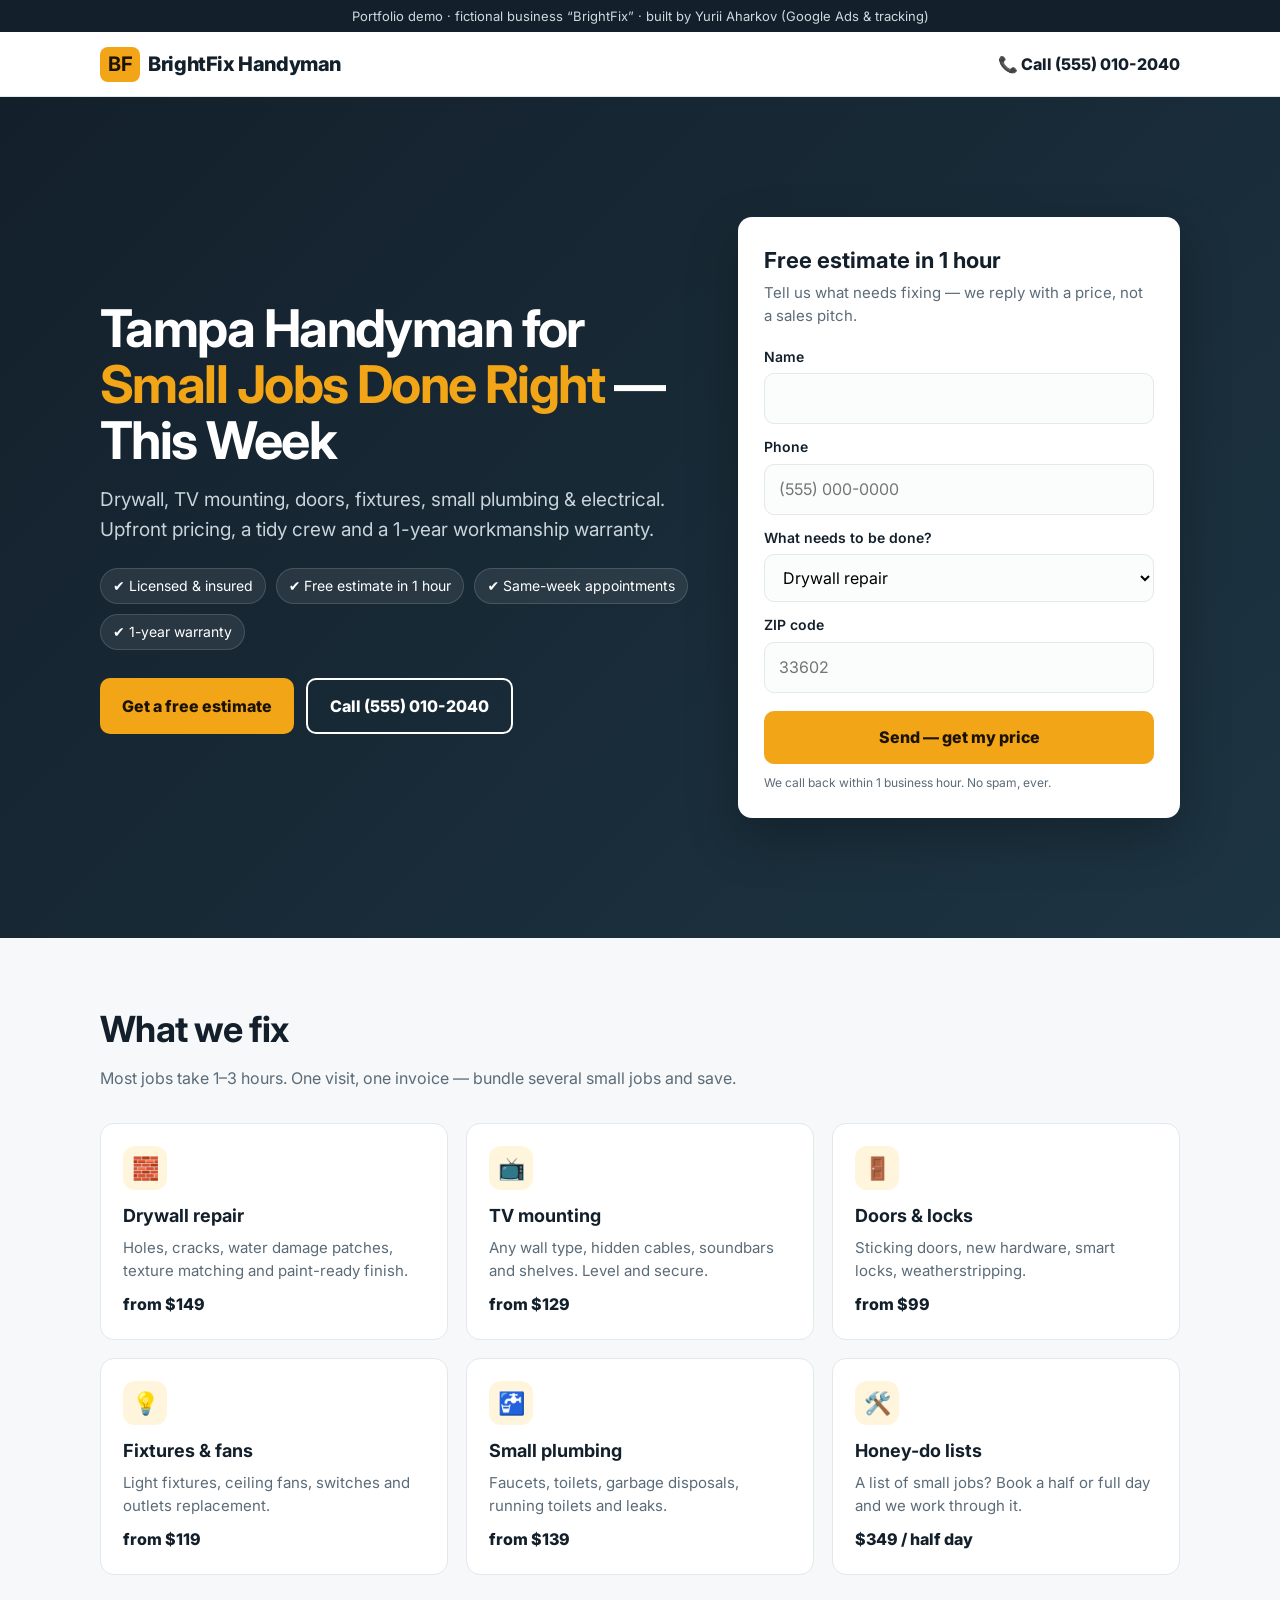
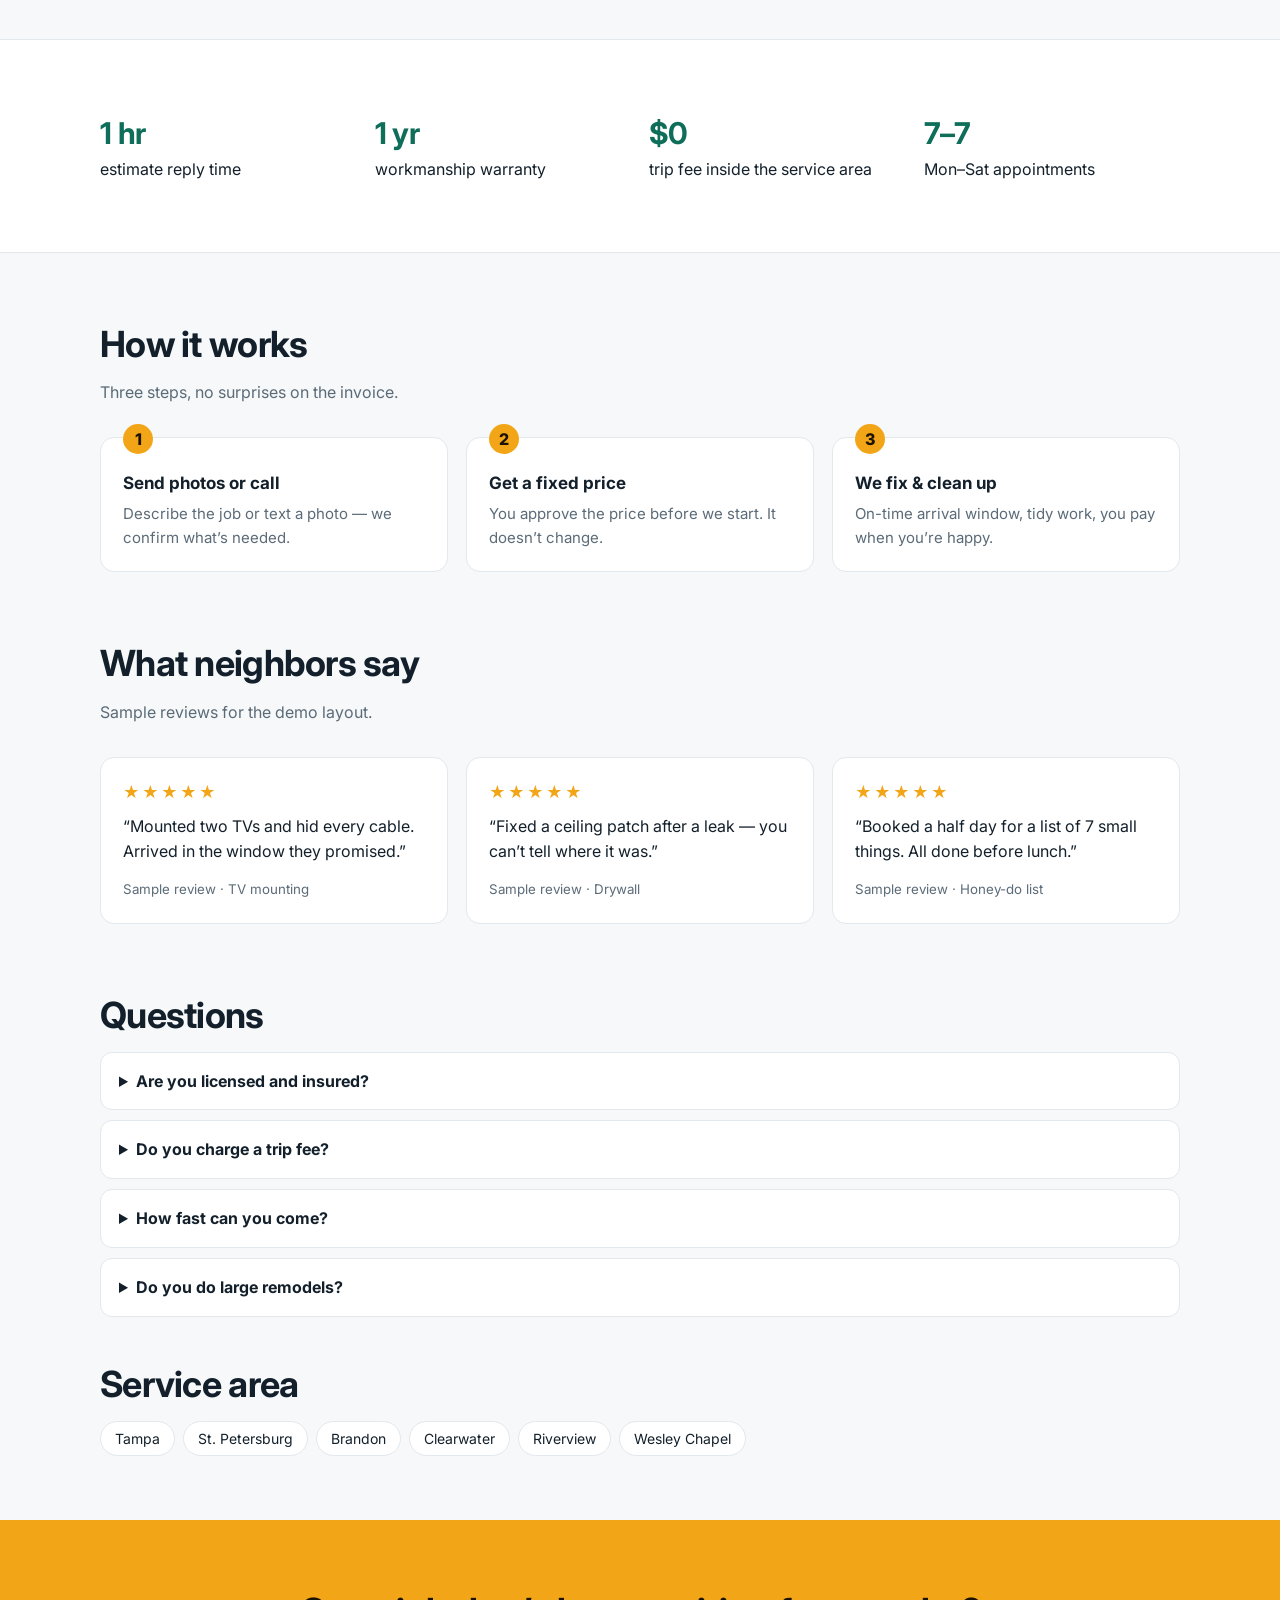
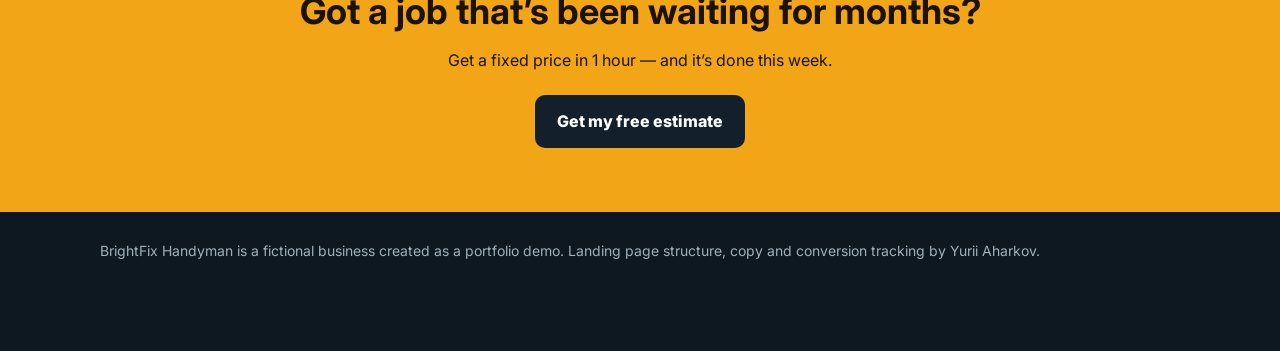
<file: handyman/index.html>
<!doctype html>
<html lang="en">
<head>
<meta charset="utf-8">
<meta name="viewport" content="width=device-width, initial-scale=1">
<title>Handyman Services in Tampa, FL | Same-Week Repairs | BrightFix (Demo)</title>
<meta name="description" content="Licensed & insured handyman in Tampa, FL. Drywall, TV mounting, doors, fixtures, small plumbing and electrical. Free estimate in 1 hour. Call (555) 010-2040.">
<link rel="preconnect" href="https://fonts.googleapis.com">
<link rel="preconnect" href="https://fonts.gstatic.com" crossorigin>
<link href="https://fonts.googleapis.com/css2?family=Inter:wght@400;600;800&display=swap" rel="stylesheet">
<!--
  DEMO PROJECT (portfolio). BrightFix is a fictional brand, phone 555-010-xxxx is a fictional number.
  Tracking: put your GTM container ID below. The page pushes these dataLayer events:
    lead_form_submit  (form sent)        -> Google Ads "Lead" conversion + GA4 key event
    click_to_call     (tel: link click)  -> Google Ads "Phone call from website" conversion
    cta_click         (any CTA button)   -> GA4 event for funnel analysis
-->
<script>
  window.dataLayer = window.dataLayer || [];
  // (function(w,d,s,l,i){w[l]=w[l]||[];w[l].push({'gtm.start':new Date().getTime(),event:'gtm.js'});var f=d.getElementsByTagName(s)[0],j=d.createElement(s),dl=l!='dataLayer'?'&l='+l:'';j.async=true;j.src='https://www.googletagmanager.com/gtm.js?id='+i+dl;f.parentNode.insertBefore(j,f);})(window,document,'script','dataLayer','GTM-XXXXXXX');
</script>
<script type="application/ld+json">
{
  "@context": "https://schema.org",
  "@type": "HomeAndConstructionBusiness",
  "name": "BrightFix Handyman (Demo)",
  "telephone": "+1-555-010-2040",
  "areaServed": ["Tampa", "St. Petersburg", "Brandon", "Clearwater"],
  "address": {"@type": "PostalAddress", "addressLocality": "Tampa", "addressRegion": "FL", "addressCountry": "US"},
  "openingHours": "Mo-Sa 07:00-19:00"
}
</script>
<style>
  :root {
    --ink: #13202b; --muted: #5b6b78; --line: #e3e8ec; --bg: #f6f8f9; --card: #fff;
    --brand: #f2a516; --brand-ink: #1b1300; --accent: #0f6e5a; --radius: 14px;
  }
  * { box-sizing: border-box; }
  html { scroll-behavior: smooth; }
  body { margin: 0; font-family: Inter, system-ui, -apple-system, Segoe UI, Roboto, sans-serif; color: var(--ink); background: var(--bg); line-height: 1.55; }
  a { color: inherit; }
  .wrap { max-width: 1120px; margin: 0 auto; padding: 0 20px; }
  .demo-bar { background: #13202b; color: #cfd8de; font-size: 13px; text-align: center; padding: 6px 12px; }
  header.top { background: var(--card); border-bottom: 1px solid var(--line); position: sticky; top: 0; z-index: 10; }
  header.top .wrap { display: flex; align-items: center; justify-content: space-between; height: 64px; gap: 12px; }
  .logo { font-weight: 800; font-size: 20px; letter-spacing: -.02em; display: flex; align-items: center; gap: 8px; text-decoration: none; }
  .logo b { background: var(--brand); color: var(--brand-ink); border-radius: 8px; padding: 2px 8px; }
  .phone-top { font-weight: 800; text-decoration: none; white-space: nowrap; }
  .btn { display: inline-flex; align-items: center; justify-content: center; gap: 8px; border: 0; border-radius: 10px; font: inherit; font-weight: 800; padding: 14px 22px; cursor: pointer; text-decoration: none; }
  .btn-primary { background: var(--brand); color: var(--brand-ink); }
  .btn-primary:hover { filter: brightness(.95); }
  .btn-ghost { background: transparent; border: 2px solid var(--ink); color: var(--ink); }
  .hero { background: linear-gradient(135deg, #13202b 0%, #1d3442 100%); color: #fff; }
  .hero .wrap { display: grid; grid-template-columns: 1.15fr .85fr; gap: 40px; padding-top: 56px; padding-bottom: 56px; align-items: center; }
  .hero h1 { font-size: clamp(32px, 4.4vw, 52px); line-height: 1.08; margin: 0 0 16px; letter-spacing: -.03em; }
  .hero h1 span { color: var(--brand); }
  .hero p.lead { font-size: 19px; color: #c9d4db; margin: 0 0 24px; }
  .badges { display: flex; flex-wrap: wrap; gap: 10px; margin: 0 0 28px; padding: 0; list-style: none; }
  .badges li { background: rgba(255,255,255,.08); border: 1px solid rgba(255,255,255,.14); border-radius: 999px; padding: 6px 12px; font-size: 14px; }
  .hero .ctas { display: flex; flex-wrap: wrap; gap: 12px; }
  .hero .btn-ghost { color: #fff; border-color: #fff; }
  .card { background: var(--card); color: var(--ink); border-radius: var(--radius); padding: 26px; box-shadow: 0 20px 50px rgba(0,0,0,.25); }
  .card h2 { margin: 0 0 4px; font-size: 22px; }
  .card p { margin: 0 0 18px; color: var(--muted); font-size: 15px; }
  label { display: block; font-size: 14px; font-weight: 600; margin: 12px 0 6px; }
  input, select, textarea { width: 100%; font: inherit; padding: 12px 14px; border: 1px solid var(--line); border-radius: 10px; background: #fbfcfc; }
  input:focus, select:focus, textarea:focus { outline: 3px solid rgba(242,165,22,.35); border-color: var(--brand); }
  .card .btn { width: 100%; margin-top: 18px; }
  .fine { font-size: 12px; color: var(--muted); margin-top: 10px; }
  .ok { display: none; background: #e8f6f1; color: var(--accent); border-radius: 10px; padding: 14px; font-weight: 600; margin-top: 14px; }
  section { padding: 64px 0; }
  section h2.t { font-size: clamp(26px, 3vw, 36px); margin: 0 0 8px; letter-spacing: -.02em; }
  section p.sub { color: var(--muted); margin: 0 0 32px; max-width: 640px; }
  .grid { display: grid; gap: 18px; }
  .g3 { grid-template-columns: repeat(3, 1fr); }
  .g4 { grid-template-columns: repeat(4, 1fr); }
  .svc { background: var(--card); border: 1px solid var(--line); border-radius: var(--radius); padding: 22px; }
  .svc .ico { width: 44px; height: 44px; border-radius: 12px; background: #fff4dc; display: grid; place-items: center; font-size: 22px; margin-bottom: 12px; }
  .svc h3 { margin: 0 0 6px; font-size: 18px; }
  .svc p { margin: 0; color: var(--muted); font-size: 15px; }
  .svc .from { margin-top: 10px; font-weight: 800; }
  .why { background: var(--card); border-top: 1px solid var(--line); border-bottom: 1px solid var(--line); }
  .why .item { padding: 6px 0; }
  .why .item b { display: block; font-size: 30px; color: var(--accent); letter-spacing: -.02em; }
  .steps { counter-reset: s; }
  .step { background: var(--card); border: 1px solid var(--line); border-radius: var(--radius); padding: 22px; position: relative; }
  .step::before { counter-increment: s; content: counter(s); position: absolute; top: -14px; left: 22px; background: var(--brand); color: var(--brand-ink); font-weight: 800; width: 30px; height: 30px; border-radius: 50%; display: grid; place-items: center; }
  .step h3 { margin: 10px 0 6px; font-size: 17px; }
  .step p { margin: 0; color: var(--muted); font-size: 15px; }
  .review { background: var(--card); border: 1px solid var(--line); border-radius: var(--radius); padding: 22px; }
  .stars { color: var(--brand); letter-spacing: 2px; }
  .review p { margin: 10px 0 12px; }
  .review small { color: var(--muted); }
  details { background: var(--card); border: 1px solid var(--line); border-radius: 12px; padding: 16px 18px; margin-bottom: 10px; }
  summary { font-weight: 700; cursor: pointer; }
  details p { color: var(--muted); margin: 10px 0 0; }
  .areas { display: flex; flex-wrap: wrap; gap: 8px; margin: 0; padding: 0; list-style: none; }
  .areas li { background: var(--card); border: 1px solid var(--line); border-radius: 999px; padding: 6px 14px; font-size: 14px; }
  .final { background: var(--brand); color: var(--brand-ink); text-align: center; }
  .final h2 { margin: 0 0 8px; font-size: clamp(26px, 3vw, 36px); }
  .final p { margin: 0 0 22px; }
  .final .btn { background: var(--ink); color: #fff; }
  footer { background: #0e1820; color: #9fb0bb; font-size: 14px; padding: 28px 0 90px; }
  .sticky-call { position: fixed; left: 12px; right: 12px; bottom: 12px; display: none; z-index: 20; }
  .sticky-call .btn { width: 100%; box-shadow: 0 10px 30px rgba(0,0,0,.3); }
  @media (max-width: 900px) {
    .hero .wrap { grid-template-columns: 1fr; padding-top: 36px; }
    .g3, .g4 { grid-template-columns: 1fr 1fr; }
    .sticky-call { display: block; }
  }
  @media (max-width: 560px) {
    .g3, .g4 { grid-template-columns: 1fr; }
    .phone-top span { display: none; }
    section { padding: 48px 0; }
  }
</style>
</head>
<body>
<div class="demo-bar">Portfolio demo · fictional business “BrightFix” · built by Yurii Aharkov (Google Ads &amp; tracking)</div>

<header class="top">
  <div class="wrap">
    <a class="logo" href="#"><b>BF</b> BrightFix Handyman</a>
    <a class="phone-top" href="tel:+15550102040" data-track="click_to_call">📞 <span>Call </span>(555) 010-2040</a>
  </div>
</header>

<main>
  <section class="hero">
    <div class="wrap">
      <div>
        <h1>Tampa Handyman for <span>Small Jobs Done Right</span> — This Week</h1>
        <p class="lead">Drywall, TV mounting, doors, fixtures, small plumbing &amp; electrical. Upfront pricing, a tidy crew and a 1-year workmanship warranty.</p>
        <ul class="badges">
          <li>✔ Licensed &amp; insured</li>
          <li>✔ Free estimate in 1 hour</li>
          <li>✔ Same-week appointments</li>
          <li>✔ 1-year warranty</li>
        </ul>
        <div class="ctas">
          <a class="btn btn-primary" href="#estimate" data-track="cta_click" data-cta="hero_estimate">Get a free estimate</a>
          <a class="btn btn-ghost" href="tel:+15550102040" data-track="click_to_call">Call (555) 010-2040</a>
        </div>
      </div>

      <form class="card" id="estimate" novalidate>
        <h2>Free estimate in 1 hour</h2>
        <p>Tell us what needs fixing — we reply with a price, not a sales pitch.</p>
        <label for="name">Name</label>
        <input id="name" name="name" autocomplete="name" required>
        <label for="phone">Phone</label>
        <input id="phone" name="phone" type="tel" autocomplete="tel" required placeholder="(555) 000-0000">
        <label for="job">What needs to be done?</label>
        <select id="job" name="job">
          <option>Drywall repair</option><option>TV mounting</option><option>Doors &amp; locks</option>
          <option>Light fixtures &amp; fans</option><option>Small plumbing</option><option>Other / several jobs</option>
        </select>
        <label for="zip">ZIP code</label>
        <input id="zip" name="zip" inputmode="numeric" maxlength="5" placeholder="33602">
        <button class="btn btn-primary" type="submit">Send — get my price</button>
        <div class="fine">We call back within 1 business hour. No spam, ever.</div>
        <div class="ok" id="ok">Thanks! In the demo nothing is sent — on a live site this triggers the <b>lead_form_submit</b> conversion.</div>
      </form>
    </div>
  </section>

  <section id="services">
    <div class="wrap">
      <h2 class="t">What we fix</h2>
      <p class="sub">Most jobs take 1–3 hours. One visit, one invoice — bundle several small jobs and save.</p>
      <div class="grid g3">
        <div class="svc"><div class="ico">🧱</div><h3>Drywall repair</h3><p>Holes, cracks, water damage patches, texture matching and paint-ready finish.</p><div class="from">from $149</div></div>
        <div class="svc"><div class="ico">📺</div><h3>TV mounting</h3><p>Any wall type, hidden cables, soundbars and shelves. Level and secure.</p><div class="from">from $129</div></div>
        <div class="svc"><div class="ico">🚪</div><h3>Doors &amp; locks</h3><p>Sticking doors, new hardware, smart locks, weatherstripping.</p><div class="from">from $99</div></div>
        <div class="svc"><div class="ico">💡</div><h3>Fixtures &amp; fans</h3><p>Light fixtures, ceiling fans, switches and outlets replacement.</p><div class="from">from $119</div></div>
        <div class="svc"><div class="ico">🚰</div><h3>Small plumbing</h3><p>Faucets, toilets, garbage disposals, running toilets and leaks.</p><div class="from">from $139</div></div>
        <div class="svc"><div class="ico">🛠️</div><h3>Honey-do lists</h3><p>A list of small jobs? Book a half or full day and we work through it.</p><div class="from">$349 / half day</div></div>
      </div>
    </div>
  </section>

  <section class="why">
    <div class="wrap grid g4">
      <div class="item"><b>1 hr</b>estimate reply time</div>
      <div class="item"><b>1 yr</b>workmanship warranty</div>
      <div class="item"><b>$0</b>trip fee inside the service area</div>
      <div class="item"><b>7–7</b>Mon–Sat appointments</div>
    </div>
  </section>

  <section>
    <div class="wrap">
      <h2 class="t">How it works</h2>
      <p class="sub">Three steps, no surprises on the invoice.</p>
      <div class="grid g3 steps">
        <div class="step"><h3>Send photos or call</h3><p>Describe the job or text a photo — we confirm what’s needed.</p></div>
        <div class="step"><h3>Get a fixed price</h3><p>You approve the price before we start. It doesn’t change.</p></div>
        <div class="step"><h3>We fix &amp; clean up</h3><p>On-time arrival window, tidy work, you pay when you’re happy.</p></div>
      </div>
    </div>
  </section>

  <section style="padding-top:0">
    <div class="wrap">
      <h2 class="t">What neighbors say</h2>
      <p class="sub">Sample reviews for the demo layout.</p>
      <div class="grid g3">
        <div class="review"><div class="stars">★★★★★</div><p>“Mounted two TVs and hid every cable. Arrived in the window they promised.”</p><small>Sample review · TV mounting</small></div>
        <div class="review"><div class="stars">★★★★★</div><p>“Fixed a ceiling patch after a leak — you can’t tell where it was.”</p><small>Sample review · Drywall</small></div>
        <div class="review"><div class="stars">★★★★★</div><p>“Booked a half day for a list of 7 small things. All done before lunch.”</p><small>Sample review · Honey-do list</small></div>
      </div>
    </div>
  </section>

  <section style="padding-top:0">
    <div class="wrap">
      <h2 class="t">Questions</h2>
      <details><summary>Are you licensed and insured?</summary><p>Yes — general liability insurance and a local handyman license. Certificates on request.</p></details>
      <details><summary>Do you charge a trip fee?</summary><p>No trip fee inside the service area. Outside it, a flat $39.</p></details>
      <details><summary>How fast can you come?</summary><p>Most jobs are scheduled the same week; urgent repairs often next day.</p></details>
      <details><summary>Do you do large remodels?</summary><p>No — we focus on small and medium jobs, so we can come quickly and price fairly.</p></details>
      <h2 class="t" style="margin-top:40px">Service area</h2>
      <ul class="areas"><li>Tampa</li><li>St. Petersburg</li><li>Brandon</li><li>Clearwater</li><li>Riverview</li><li>Wesley Chapel</li></ul>
    </div>
  </section>

  <section class="final">
    <div class="wrap">
      <h2>Got a job that’s been waiting for months?</h2>
      <p>Get a fixed price in 1 hour — and it’s done this week.</p>
      <a class="btn" href="#estimate" data-track="cta_click" data-cta="footer_estimate">Get my free estimate</a>
    </div>
  </section>
</main>

<footer>
  <div class="wrap">BrightFix Handyman is a fictional business created as a portfolio demo. Landing page structure, copy and conversion tracking by Yurii Aharkov.</div>
</footer>

<div class="sticky-call"><a class="btn btn-primary" href="tel:+15550102040" data-track="click_to_call">📞 Call now — (555) 010-2040</a></div>

<script>
  // Conversion tracking hooks (GTM picks these up via Custom Event triggers)
  document.querySelectorAll('[data-track]').forEach(function (el) {
    el.addEventListener('click', function () {
      window.dataLayer.push({ event: el.dataset.track, cta: el.dataset.cta || null, link_url: el.getAttribute('href') });
    });
  });
  document.getElementById('estimate').addEventListener('submit', function (e) {
    e.preventDefault();
    var f = e.target, name = f.name.value.trim(), phone = f.phone.value.replace(/\D/g, '');
    if (!name || phone.length < 10) { (name ? f.phone : f.name).focus(); return; }
    window.dataLayer.push({ event: 'lead_form_submit', form_id: 'estimate', job_type: f.job.value, zip: f.zip.value });
    document.getElementById('ok').style.display = 'block';
    f.querySelector('button').disabled = true;
  });
</script>
</body>
</html>
</file>
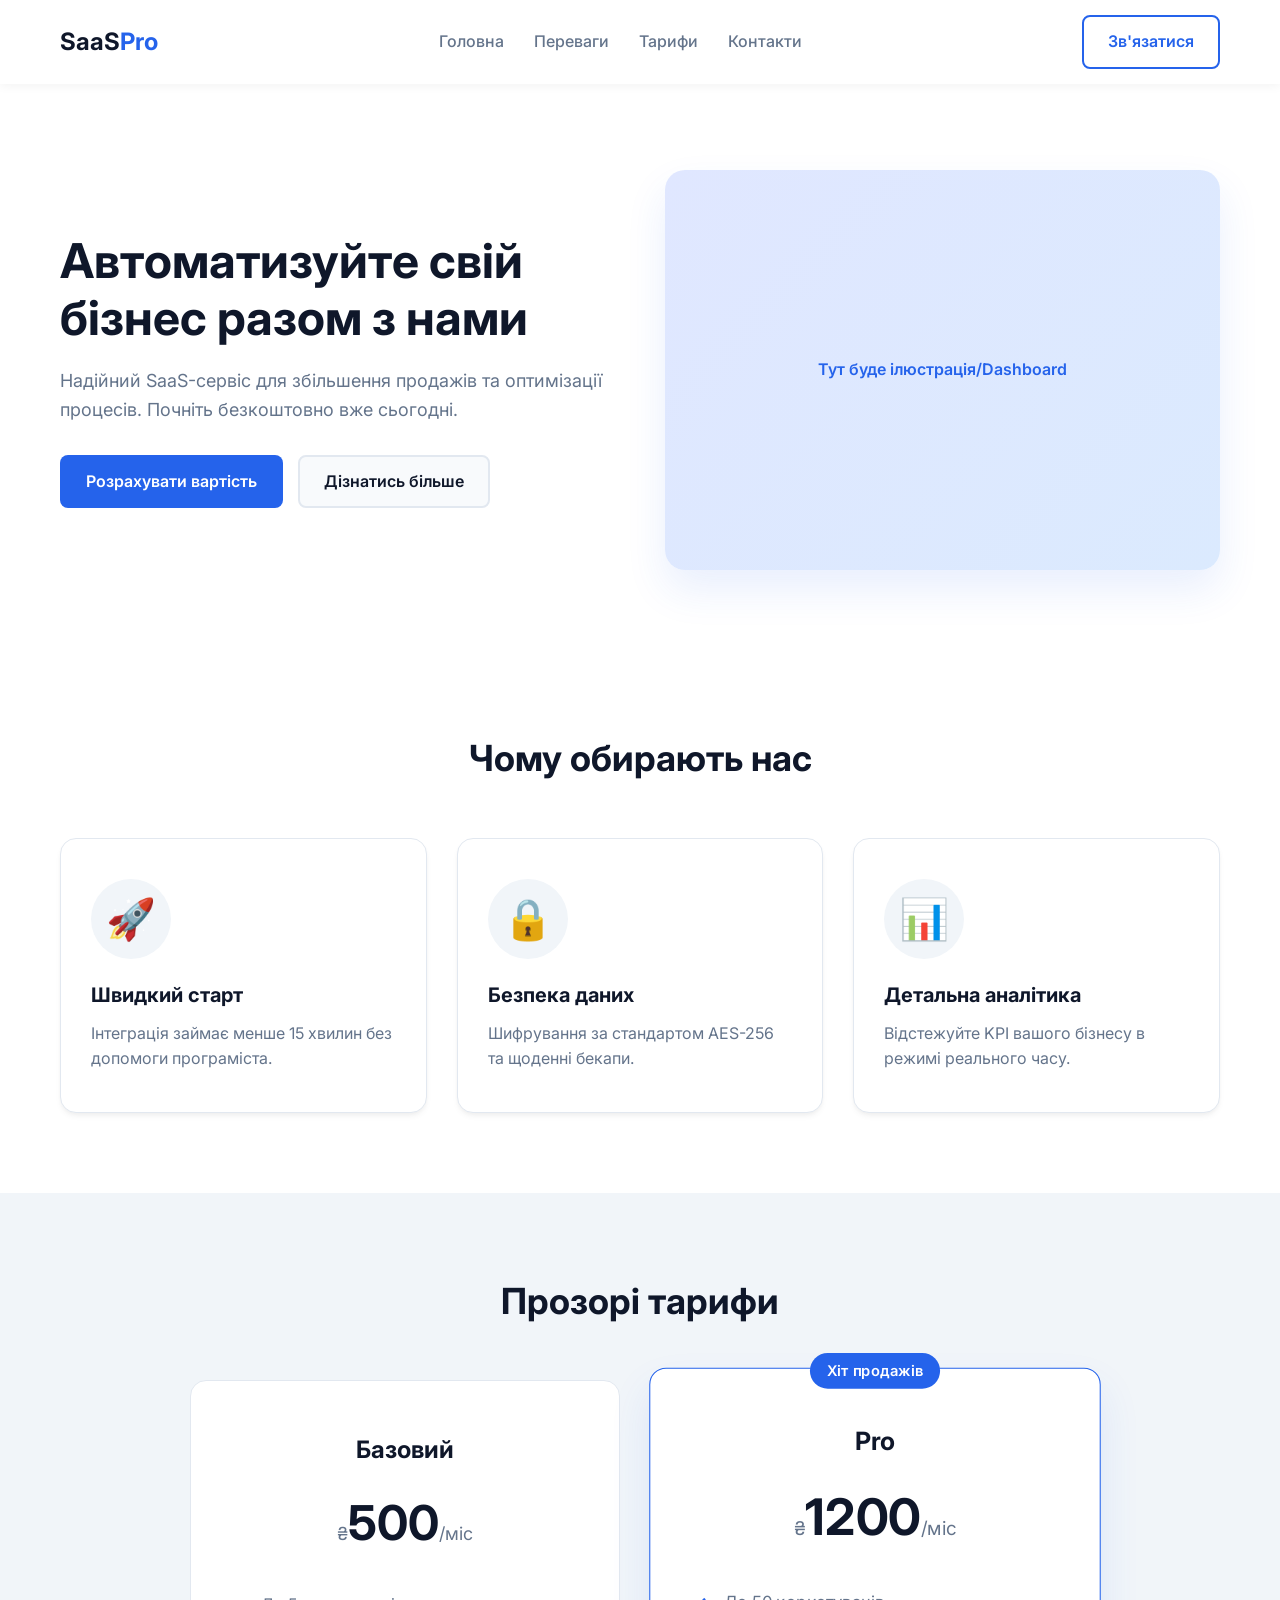
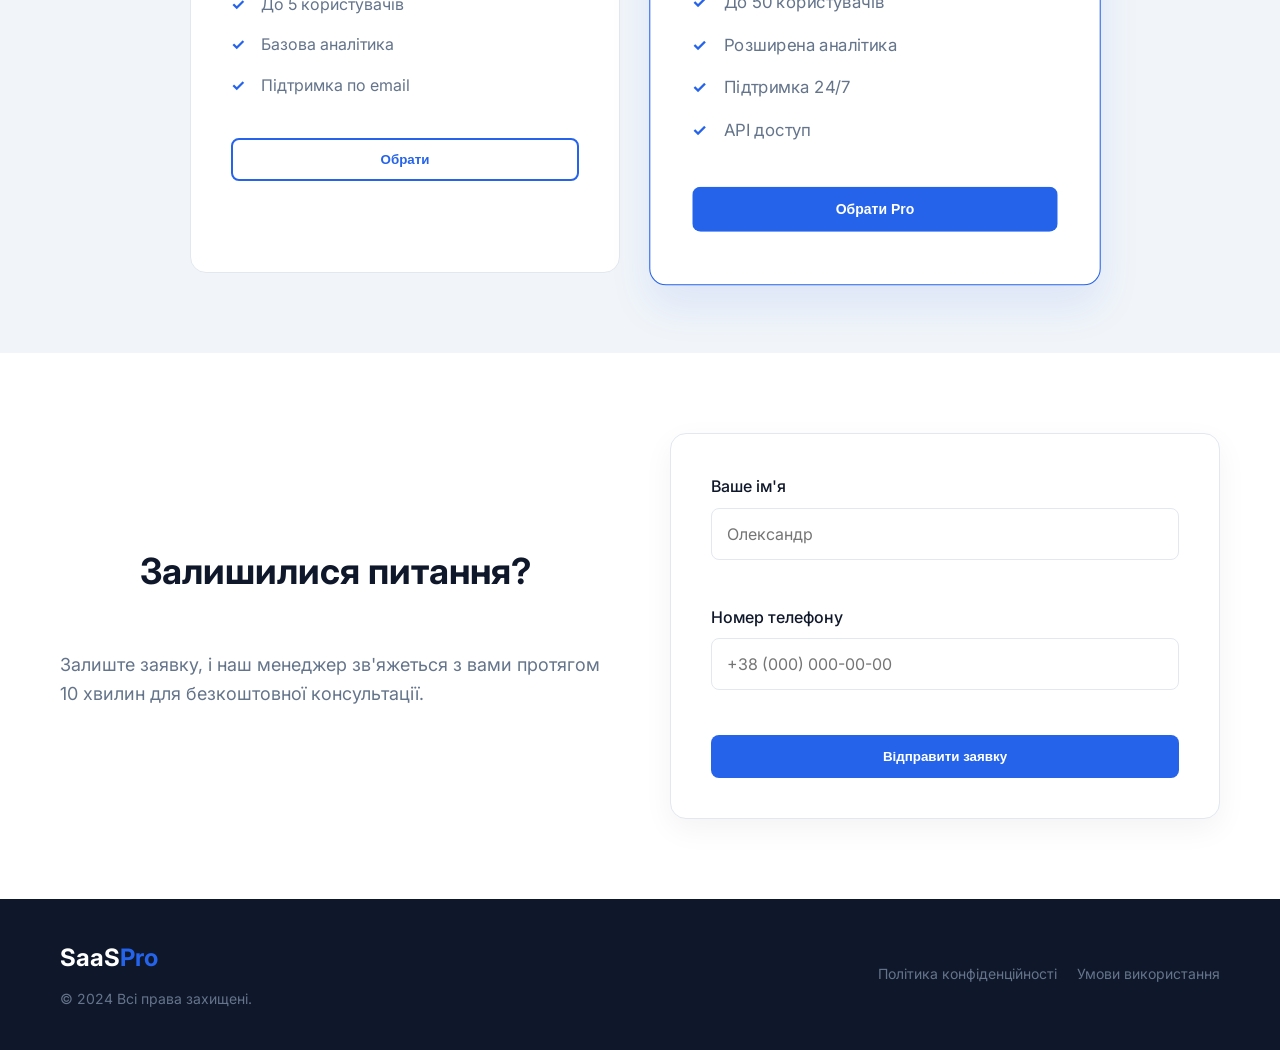
<file: landing-page/index.html>
<!DOCTYPE html>
<html lang="uk">
<head>
    <meta charset="UTF-8">
    <meta name="viewport" content="width=device-width, initial-scale=1.0">
    <title>SaaSPro | Сучасні IT рішення для бізнесу</title>
    <meta name="description" content="Адаптивний лендінг для презентації SaaS-послуг та збору лідів.">
    
    <!-- Google Fonts: Inter -->
    <link rel="preconnect" href="https://fonts.googleapis.com">
    <link rel="preconnect" href="https://fonts.gstatic.com" crossorigin>
    <link href="https://fonts.googleapis.com/css2?family=Inter:wght@400;500;600;700&display=swap" rel="stylesheet">
    
    <!-- Custom CSS -->
    <link rel="stylesheet" href="css/style.css">
</head>
<body>

    <!-- ================= HEADER ================= -->
    <header class="header" id="header">
        <div class="container header-container">
            <!-- Logo -->
            <a href="#" class="logo">SaaS<span>Pro</span></a>
            
            <!-- Navigation -->
            <nav class="nav" id="nav">
                <ul class="nav-list">
                    <li><a href="#hero" class="nav-link">Головна</a></li>
                    <li><a href="#services" class="nav-link">Переваги</a></li>
                    <li><a href="#pricing" class="nav-link">Тарифи</a></li>
                    <li><a href="#contact" class="nav-link">Контакти</a></li>
                </ul>
            </nav>

            <!-- CTA Button & Mobile Burger Menu -->
            <div class="header-actions">
                <a href="#contact" class="btn btn-outline hide-on-mobile">Зв'язатися</a>
                <button class="burger-btn" id="burger-btn" aria-label="Open menu">
                    <span></span>
                    <span></span>
                    <span></span>
                </button>
            </div>
        </div>
    </header>

    <!-- ================= MAIN CONTENT ================= -->
    <main>
        <!-- 1. HERO SECTION -->
        <section class="hero" id="hero">
            <div class="container hero-container">
                <div class="hero-content">
                    <h1 class="hero-title">Автоматизуйте свій бізнес разом з нами</h1>
                    <p class="hero-subtitle">Надійний SaaS-сервіс для збільшення продажів та оптимізації процесів. Почніть безкоштовно вже сьогодні.</p>
                    <div class="hero-buttons">
                        <a href="#pricing" class="btn btn-primary">Розрахувати вартість</a>
                        <a href="#services" class="btn btn-secondary">Дізнатись більше</a>
                    </div>
                </div>
                <div class="hero-image">
                    <!-- Visual Placeholder -->
                    <div class="image-placeholder">Тут буде ілюстрація/Dashboard</div>
                </div>
            </div>
        </section>

        <!-- 2. SERVICES SECTION -->
        <section class="services section-padding" id="services">
            <div class="container">
                <h2 class="section-title">Чому обирають нас</h2>
                <div class="services-grid">
                    <!-- Service Card 1 -->
                    <div class="service-card">
                        <div class="service-icon">🚀</div>
                        <h3 class="service-title">Швидкий старт</h3>
                        <p class="service-desc">Інтеграція займає менше 15 хвилин без допомоги програміста.</p>
                    </div>
                    <!-- Service Card 2 -->
                    <div class="service-card">
                        <div class="service-icon">🔒</div>
                        <h3 class="service-title">Безпека даних</h3>
                        <p class="service-desc">Шифрування за стандартом AES-256 та щоденні бекапи.</p>
                    </div>
                    <!-- Service Card 3 -->
                    <div class="service-card">
                        <div class="service-icon">📊</div>
                        <h3 class="service-title">Детальна аналітика</h3>
                        <p class="service-desc">Відстежуйте KPI вашого бізнесу в режимі реального часу.</p>
                    </div>
                </div>
            </div>
        </section>

        <!-- 3. PRICING SECTION -->
        <section class="pricing section-padding bg-light" id="pricing">
            <div class="container">
                <h2 class="section-title">Прозорі тарифи</h2>
                <div class="pricing-grid">
                    <!-- Pricing Card 1 -->
                    <div class="pricing-card">
                        <h3 class="pricing-name">Базовий</h3>
                        <div class="pricing-price"><span>₴</span>500<span>/міс</span></div>
                        <ul class="pricing-features">
                            <li>До 5 користувачів</li>
                            <li>Базова аналітика</li>
                            <li>Підтримка по email</li>
                        </ul>
                        <button class="btn btn-outline btn-full">Обрати</button>
                    </div>
                    <!-- Pricing Card 2 (Popular) -->
                    <div class="pricing-card popular">
                        <div class="pricing-badge">Хіт продажів</div>
                        <h3 class="pricing-name">Pro</h3>
                        <div class="pricing-price"><span>₴</span>1200<span>/міс</span></div>
                        <ul class="pricing-features">
                            <li>До 50 користувачів</li>
                            <li>Розширена аналітика</li>
                            <li>Підтримка 24/7</li>
                            <li>API доступ</li>
                        </ul>
                        <button class="btn btn-primary btn-full">Обрати Pro</button>
                    </div>
                </div>
            </div>
        </section>

        <!-- 4. CONTACT SECTION -->
        <section class="contact section-padding" id="contact">
            <div class="container contact-container">
                <div class="contact-info">
                    <h2 class="section-title text-left">Залишилися питання?</h2>
                    <p class="contact-desc">Залиште заявку, і наш менеджер зв'яжеться з вами протягом 10 хвилин для безкоштовної консультації.</p>
                </div>
                <div class="contact-form-wrapper">
                    <form id="lead-form" class="form" novalidate>
                        <div class="form-group">
                            <label for="name">Ваше ім'я</label>
                            <input type="text" id="name" name="name" placeholder="Олександр">
                            <span class="error-msg" id="name-error"></span>
                        </div>
                        <div class="form-group">
                            <label for="phone">Номер телефону</label>
                            <input type="tel" id="phone" name="phone" placeholder="+38 (000) 000-00-00">
                            <span class="error-msg" id="phone-error"></span>
                        </div>
                        <button type="submit" class="btn btn-primary btn-full">Відправити заявку</button>
                        <p class="form-success" id="form-success">Дякуємо! Ваша заявка успішно відправлена.</p>
                    </form>
                </div>
            </div>
        </section>
    </main>

    <!-- ================= FOOTER ================= -->
    <footer class="footer">
        <div class="container footer-container">
            <div class="footer-logo">
                <a href="#" class="logo">SaaS<span>Pro</span></a>
                <p>&copy; 2024 Всі права захищені.</p>
            </div>
            <div class="footer-links">
                <a href="#">Політика конфіденційності</a>
                <a href="#">Умови використання</a>
            </div>
        </div>
    </footer>

    <!-- Custom JS -->
    <script src="js/script.js"></script>
</body>
</html>
</file>
<file: landing-page/css/style.css>
/* ================= VARIABLES & RESET ================= */
:root {
    --primary-color: #2563eb; /* Main blue color (buttons, accents) */
    --primary-hover: #1d4ed8;
    --secondary-color: #f8fafc;
    --text-main: #0f172a; /* Dark color for headings */
    --text-muted: #64748b; /* Gray for regular text */
    --bg-light: #f1f5f9;
    --white: #ffffff;
    --border-color: #e2e8f0;
    
    --font-main: 'Inter', sans-serif;
    --transition: all 0.3s ease;
}

/* Reset default browser margins and padding */
* {
    margin: 0;
    padding: 0;
    box-sizing: border-box;
}

/* Smooth scrolling for anchor links */
html {
    scroll-behavior: smooth;
}

body {
    font-family: var(--font-main);
    color: var(--text-main);
    background-color: var(--white);
    line-height: 1.6;
    padding-top: 70px; /* Offset for fixed header */
}

a {
    text-decoration: none;
    color: inherit;
}

ul {
    list-style: none;
}

/* ================= UTILITIES ================= */
.container {
    width: 100%;
    max-width: 1200px;
    margin: 0 auto;
    padding: 0 20px;
}

.section-padding {
    padding: 80px 0;
}

.bg-light {
    background-color: var(--bg-light);
}

.section-title {
    font-size: 36px;
    text-align: center;
    margin-bottom: 50px;
    color: var(--text-main);
}

/* ================= BUTTONS ================= */
.btn {
    display: inline-block;
    padding: 12px 24px;
    border-radius: 8px;
    font-weight: 600;
    cursor: pointer;
    transition: var(--transition);
    text-align: center;
    border: 2px solid transparent;
}

.btn-primary {
    background-color: var(--primary-color);
    color: var(--white);
}

.btn-primary:hover {
    background-color: var(--primary-hover);
}

.btn-secondary {
    background-color: var(--secondary-color);
    color: var(--text-main);
    border: 2px solid var(--border-color);
}

.btn-secondary:hover {
    border-color: var(--text-main);
}

.btn-outline {
    background-color: transparent;
    color: var(--primary-color);
    border: 2px solid var(--primary-color);
}

.btn-outline:hover {
    background-color: var(--primary-color);
    color: var(--white);
}

.btn-full {
    width: 100%;
}

/* ================= HEADER ================= */
.header {
    position: fixed;
    top: 0;
    left: 0;
    width: 100%;
    background-color: rgba(255, 255, 255, 0.95);
    backdrop-filter: blur(10px);
    box-shadow: 0 2px 10px rgba(0, 0, 0, 0.05);
    z-index: 1000;
    padding: 15px 0;
}

.header-container {
    display: flex;
    justify-content: space-between;
    align-items: center;
}

.logo {
    font-size: 24px;
    font-weight: 700;
    color: var(--text-main);
}

.logo span {
    color: var(--primary-color);
}

.nav-list {
    display: flex;
    gap: 30px;
}

.nav-link {
    font-weight: 500;
    color: var(--text-muted);
    transition: var(--transition);
}

.nav-link:hover {
    color: var(--primary-color);
}

/* Burger Menu (Hidden on Desktop) */
.burger-btn {
    display: none;
    background: none;
    border: none;
    cursor: pointer;
    flex-direction: column;
    gap: 5px;
    z-index: 1001;
}

.burger-btn span {
    display: block;
    width: 25px;
    height: 3px;
    background-color: var(--text-main);
    transition: var(--transition);
}

/* ================= HERO SECTION ================= */
.hero {
    padding: 100px 0 80px;
}

.hero-container {
    display: grid;
    grid-template-columns: 1fr 1fr; /* Two equal columns */
    gap: 50px;
    align-items: center;
}

.hero-title {
    font-size: 48px;
    line-height: 1.2;
    margin-bottom: 20px;
    color: var(--text-main);
}

.hero-subtitle {
    font-size: 18px;
    color: var(--text-muted);
    margin-bottom: 30px;
}

.hero-buttons {
    display: flex;
    gap: 15px;
}

/* Visual Placeholder for Hero Image */
.image-placeholder {
    width: 100%;
    height: 400px;
    background: linear-gradient(135deg, #e0e7ff 0%, #dbeafe 100%);
    border-radius: 20px;
    display: flex;
    align-items: center;
    justify-content: center;
    color: var(--primary-color);
    font-weight: 600;
    box-shadow: 0 20px 40px rgba(37, 99, 235, 0.1);
}

/* ================= SERVICES SECTION ================= */
.services-grid {
    display: grid;
    grid-template-columns: repeat(3, 1fr); /* Three equal columns */
    gap: 30px;
}

.service-card {
    background-color: var(--white);
    padding: 40px 30px;
    border-radius: 16px;
    box-shadow: 0 4px 6px -1px rgba(0, 0, 0, 0.05), 0 2px 4px -1px rgba(0, 0, 0, 0.03);
    transition: var(--transition);
    border: 1px solid var(--border-color);
}

/* Hover effects for interactive feel */
.service-card:hover {
    transform: translateY(-5px);
    box-shadow: 0 20px 25px -5px rgba(0, 0, 0, 0.1);
    border-color: var(--primary-color);
}

.service-icon {
    font-size: 40px;
    margin-bottom: 20px;
    background-color: var(--bg-light);
    width: 80px;
    height: 80px;
    display: flex;
    align-items: center;
    justify-content: center;
    border-radius: 50%;
}

.service-title {
    font-size: 20px;
    margin-bottom: 10px;
}

.service-desc {
    color: var(--text-muted);
}

/* ================= PRICING SECTION ================= */
.pricing-grid {
    display: grid;
    grid-template-columns: repeat(2, 1fr);
    gap: 40px;
    max-width: 900px;
    margin: 0 auto;
}

.pricing-card {
    background-color: var(--white);
    padding: 50px 40px;
    border-radius: 16px;
    border: 1px solid var(--border-color);
    text-align: center;
    position: relative;
    transition: var(--transition);
}

.pricing-card.popular {
    border-color: var(--primary-color);
    box-shadow: 0 20px 40px rgba(37, 99, 235, 0.1);
    transform: scale(1.05);
}

.pricing-badge {
    position: absolute;
    top: -15px;
    left: 50%;
    transform: translateX(-50%);
    background-color: var(--primary-color);
    color: var(--white);
    padding: 6px 16px;
    border-radius: 20px;
    font-size: 14px;
    font-weight: 600;
}

.pricing-name {
    font-size: 24px;
    margin-bottom: 15px;
}

.pricing-price {
    font-size: 48px;
    font-weight: 700;
    color: var(--text-main);
    margin-bottom: 30px;
}

.pricing-price span {
    font-size: 18px;
    color: var(--text-muted);
    font-weight: 400;
}

.pricing-features {
    margin-bottom: 40px;
    text-align: left;
}

.pricing-features li {
    margin-bottom: 15px;
    color: var(--text-muted);
    position: relative;
    padding-left: 30px;
}

.pricing-features li::before {
    content: '✓';
    position: absolute;
    left: 0;
    color: var(--primary-color);
    font-weight: bold;
}

/* ================= CONTACT SECTION ================= */
.contact-container {
    display: grid;
    grid-template-columns: 1fr 1fr;
    gap: 60px;
    align-items: center;
}

.contact-desc {
    font-size: 18px;
    color: var(--text-muted);
}

.form {
    background-color: var(--white);
    padding: 40px;
    border-radius: 16px;
    box-shadow: 0 10px 30px rgba(0, 0, 0, 0.05);
    border: 1px solid var(--border-color);
}

.form-group {
    margin-bottom: 20px;
}

.form-group label {
    display: block;
    margin-bottom: 8px;
    font-weight: 500;
}

.form-group input {
    width: 100%;
    padding: 15px;
    border: 1px solid var(--border-color);
    border-radius: 8px;
    font-family: inherit;
    font-size: 16px;
    transition: var(--transition);
}

.form-group input:focus {
    outline: none;
    border-color: var(--primary-color);
    box-shadow: 0 0 0 3px rgba(37, 99, 235, 0.1);
}

.error-msg {
    color: #ef4444;
    font-size: 14px;
    margin-top: 5px;
    display: block;
    height: 20px;
}

.form-success {
    color: #10b981;
    text-align: center;
    margin-top: 15px;
    font-weight: 500;
    display: none;
}

/* ================= FOOTER ================= */
.footer {
    background-color: var(--text-main);
    color: var(--white);
    padding: 40px 0;
}

.footer-container {
    display: flex;
    justify-content: space-between;
    align-items: center;
}

.footer-logo .logo {
    color: var(--white);
}

.footer-logo p {
    color: var(--text-muted);
    margin-top: 10px;
    font-size: 14px;
}

.footer-links {
    display: flex;
    gap: 20px;
}

.footer-links a {
    color: var(--text-muted);
    font-size: 14px;
    transition: var(--transition);
}

.footer-links a:hover {
    color: var(--white);
}

/* ================= RESPONSIVE DESIGN (MOBILE FIRST APPROACH) ================= */
@media (max-width: 992px) {
    .hero-container, .contact-container {
        grid-template-columns: 1fr;
        text-align: center;
    }
    
    .hero-title {
        font-size: 36px;
    }
    
    .hero-buttons {
        justify-content: center;
    }

    .services-grid {
        grid-template-columns: repeat(2, 1fr);
    }

    .pricing-card.popular {
        transform: scale(1);
    }
}

@media (max-width: 768px) {
    /* Mobile Header & Nav */
    .hide-on-mobile {
        display: none;
    }
    
    .burger-btn {
        display: flex;
    }

    .nav {
        position: fixed;
        top: 70px;
        left: -100%; /* Hidden by default */
        width: 100%;
        height: calc(100vh - 70px);
        background-color: var(--white);
        flex-direction: column;
        justify-content: center;
        align-items: center;
        transition: var(--transition);
    }

    .nav.active {
        left: 0; /* Slide in when active */
    }

    .nav-list {
        flex-direction: column;
        text-align: center;
        gap: 40px;
    }

    .nav-link {
        font-size: 24px;
    }

    /* Stack Grids */
    .services-grid, .pricing-grid {
        grid-template-columns: 1fr;
    }

    .footer-container {
        flex-direction: column;
        gap: 20px;
        text-align: center;
    }
}
</file>
